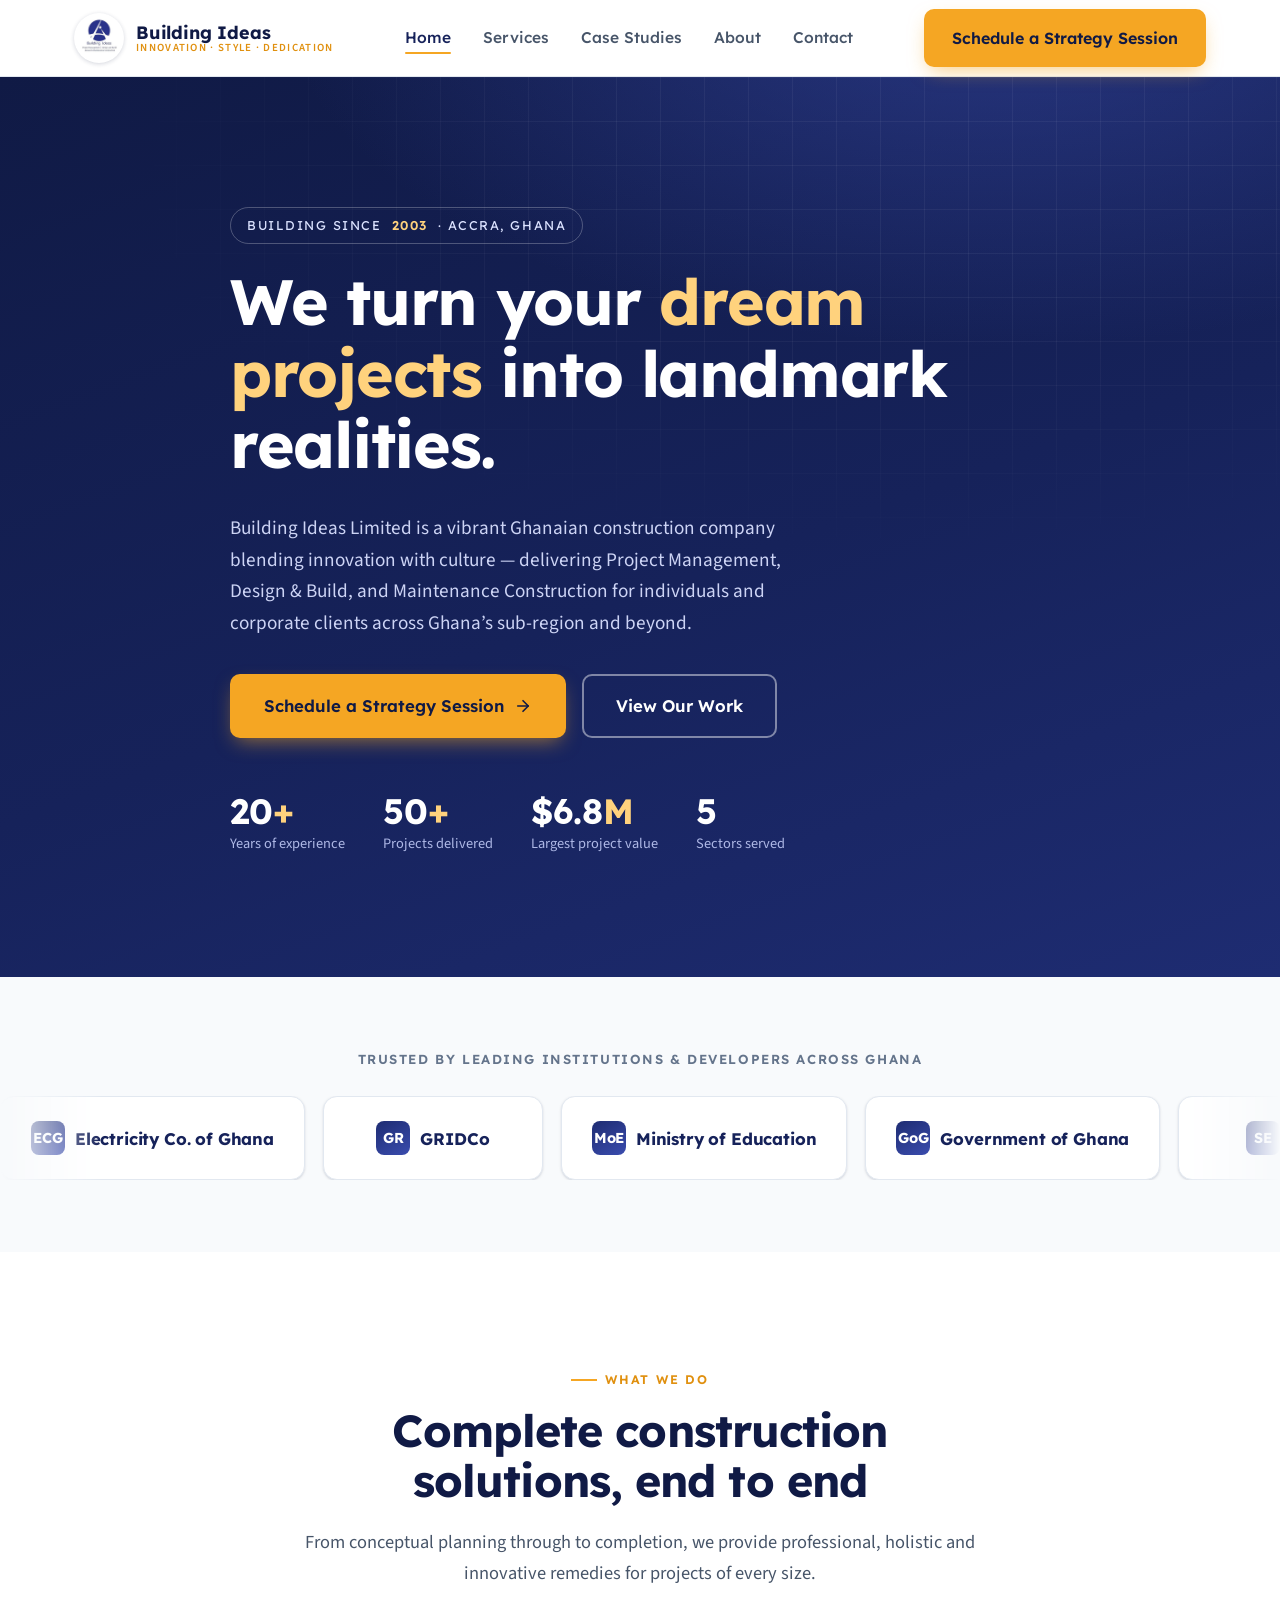
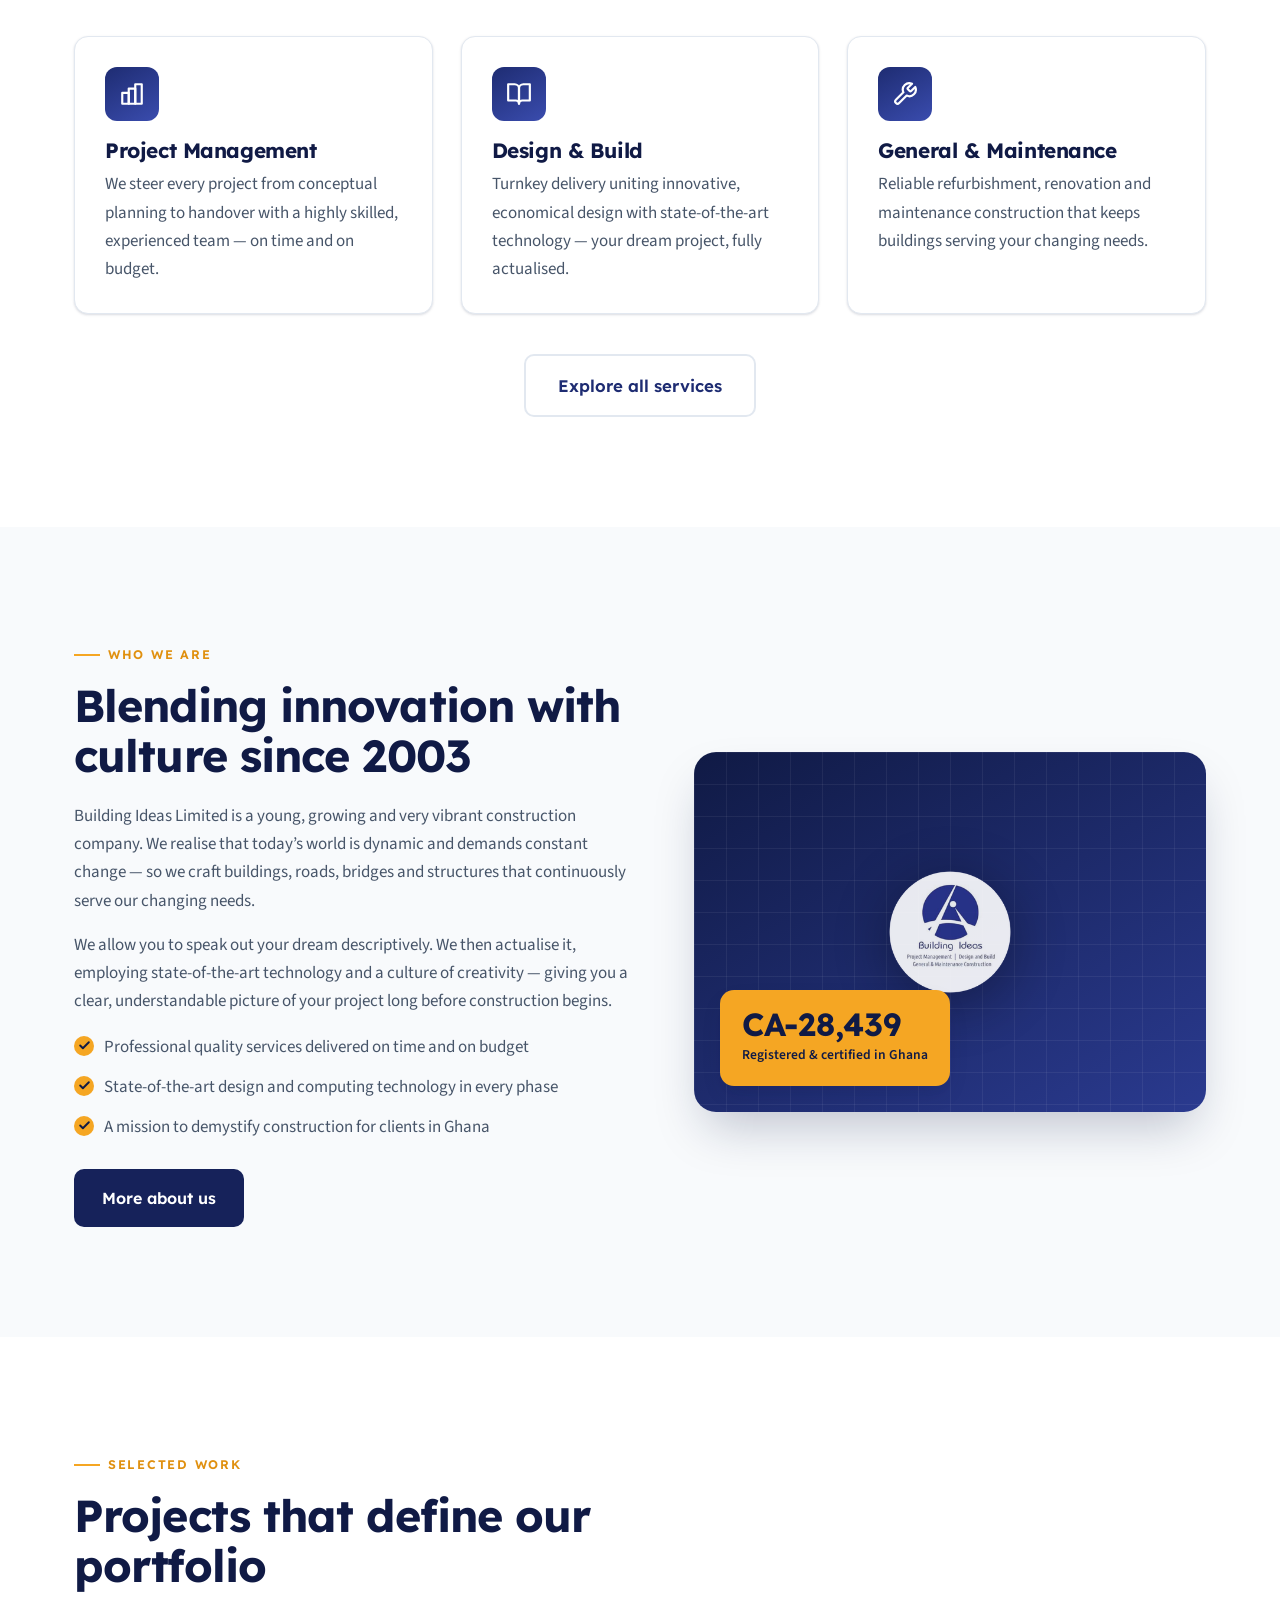
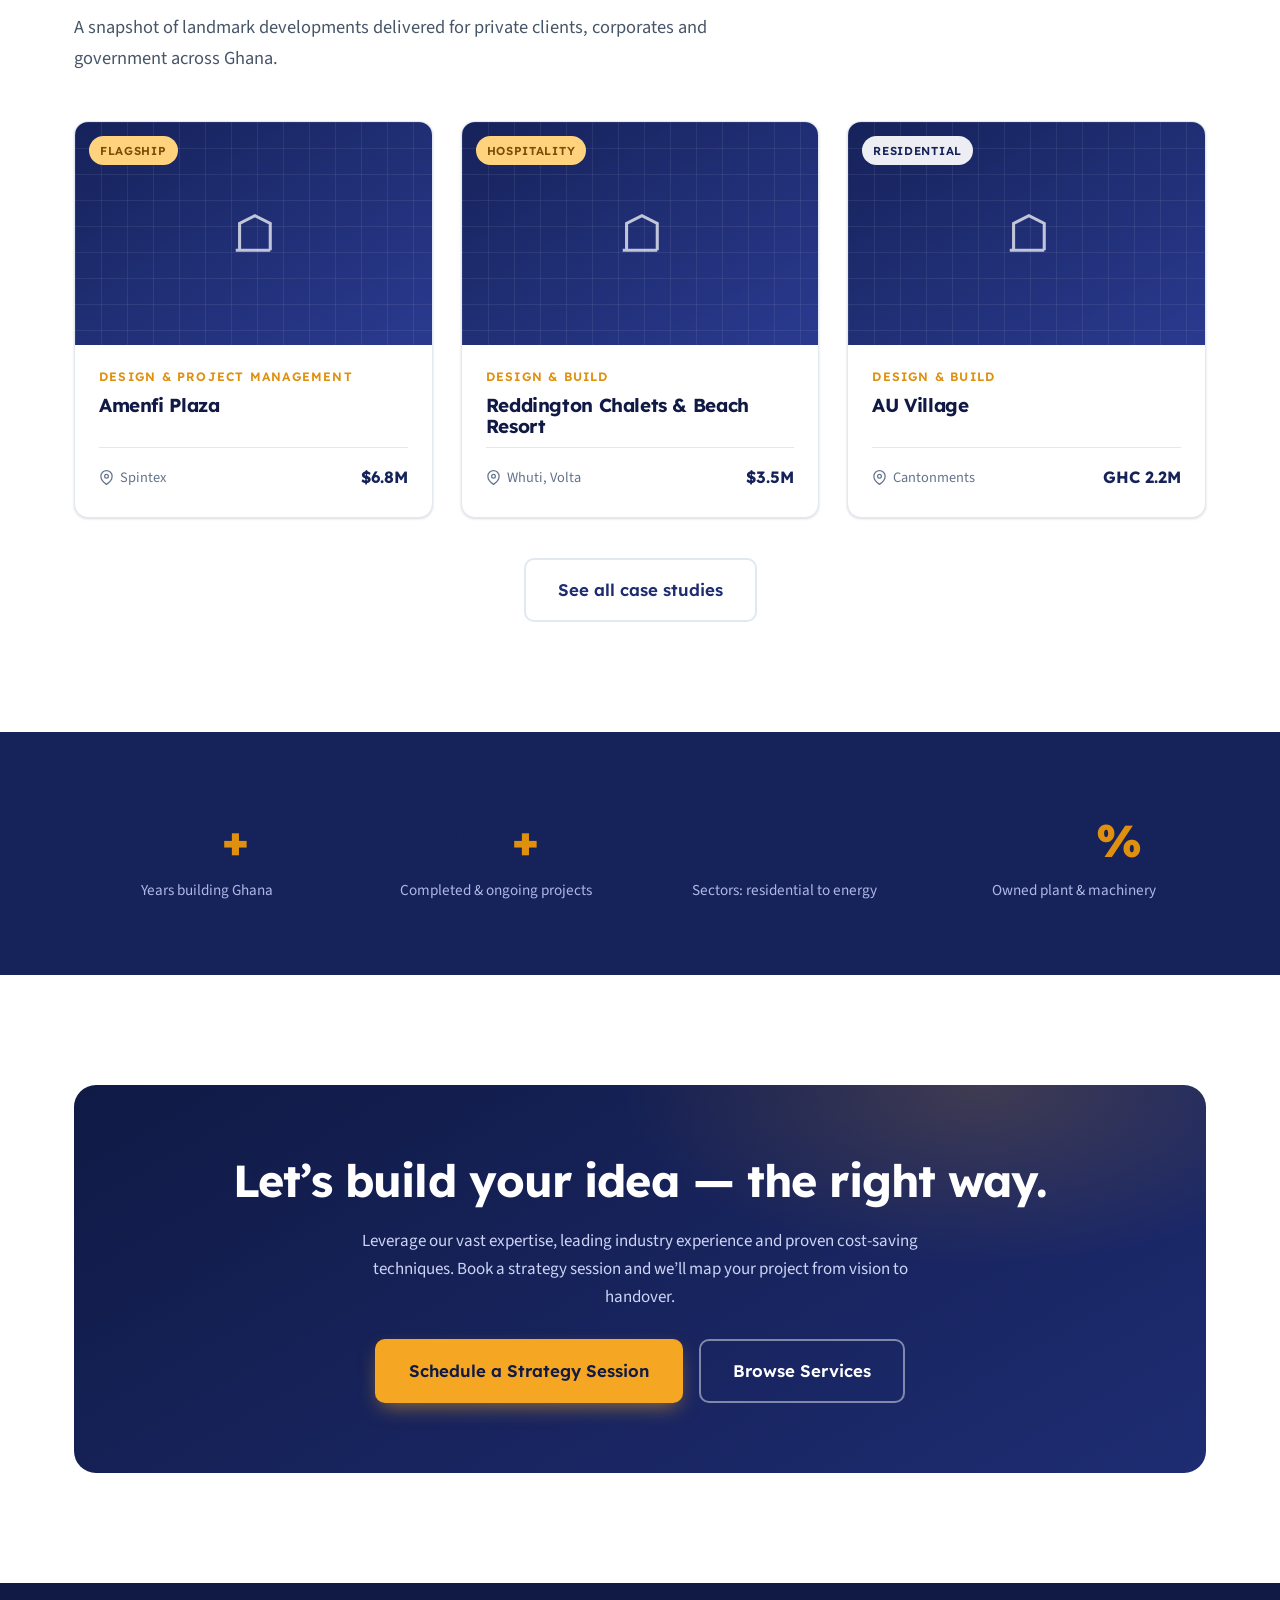
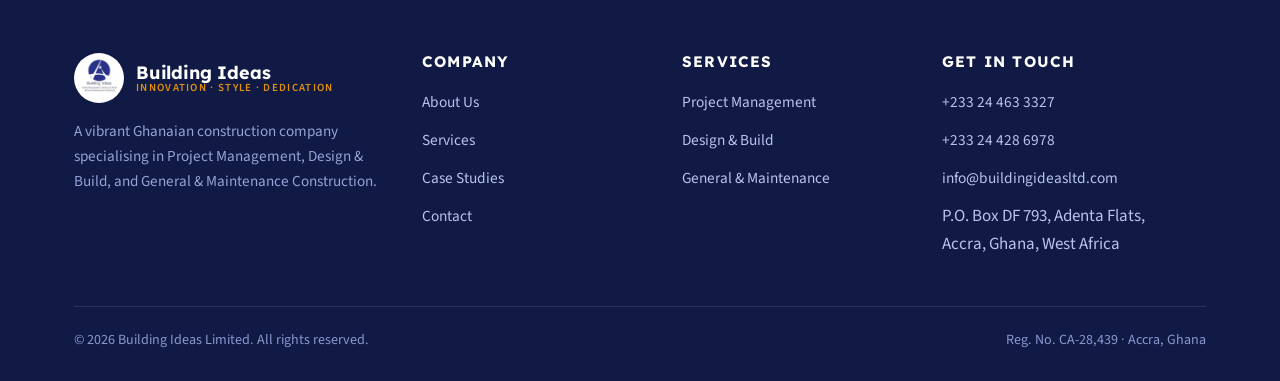
<file: index.html>
<!DOCTYPE html>
<html lang="en">
<head>
  <meta charset="UTF-8" />
  <meta name="viewport" content="width=device-width, initial-scale=1.0" />
  <title>Building Ideas Limited — Project Management, Design &amp; Build, Construction in Ghana</title>
  <meta name="description" content="Building Ideas Limited is a Ghana-based construction company specialising in Project Management, Design &amp; Build, and General &amp; Maintenance Construction. Innovation, Style, Dedication since 2003." />
  <link rel="icon" type="image/svg+xml" href="assets/favicon.svg" />
  <link rel="stylesheet" href="css/styles.css" />
</head>
<body>

  <!-- ============ HEADER ============ -->
  <header class="site-header">
    <div class="container nav">
      <a class="brand" href="index.html" aria-label="Building Ideas Limited home">
        <img src="assets/logo-photo-220.png" alt="Building Ideas Limited" />
        <span class="brand-text">
          <span class="brand-name">Building Ideas</span>
          <span class="brand-tag">Innovation · Style · Dedication</span>
        </span>
      </a>
      <nav aria-label="Primary">
        <ul class="nav-links" id="nav-links">
          <li><a href="index.html" class="active">Home</a></li>
          <li><a href="services.html">Services</a></li>
          <li><a href="projects.html">Case Studies</a></li>
          <li><a href="about.html">About</a></li>
          <li><a href="contact.html">Contact</a></li>
          <li class="mobile-cta"><a class="btn btn--primary" href="contact.html">Schedule a Strategy Session</a></li>
        </ul>
      </nav>
      <div class="nav-cta">
        <a class="btn btn--primary" href="contact.html">Schedule a Strategy Session</a>
        <button class="nav-toggle" id="nav-toggle" aria-label="Toggle menu" aria-expanded="false" aria-controls="nav-links">
          <span></span><span></span><span></span>
        </button>
      </div>
    </div>
  </header>

  <!-- ============ HERO ============ -->
  <section class="hero">
    <div class="container hero-inner">
      <span class="hero-tag">Building since <b>2003</b> · Accra, Ghana</span>
      <h1>We turn your <span class="accent">dream projects</span> into landmark realities.</h1>
      <p class="lead">Building Ideas Limited is a vibrant Ghanaian construction company blending innovation with culture — delivering Project Management, Design &amp; Build, and Maintenance Construction for individuals and corporate clients across Ghana&rsquo;s sub-region and beyond.</p>
      <div class="hero-actions">
        <a class="btn btn--primary btn--lg" href="contact.html">
          Schedule a Strategy Session
          <svg viewBox="0 0 24 24" fill="none" stroke="currentColor" stroke-width="2.2" stroke-linecap="round" stroke-linejoin="round"><line x1="5" y1="12" x2="19" y2="12"/><polyline points="12 5 19 12 12 19"/></svg>
        </a>
        <a class="btn btn--ghost btn--lg" href="projects.html">View Our Work</a>
      </div>
      <div class="hero-stats">
        <div class="stat"><strong>20<em>+</em></strong><span>Years of experience</span></div>
        <div class="stat"><strong>50<em>+</em></strong><span>Projects delivered</span></div>
        <div class="stat"><strong>$6.8<em>M</em></strong><span>Largest project value</span></div>
        <div class="stat"><strong>5</strong><span>Sectors served</span></div>
      </div>
    </div>
  </section>

  <!-- ============ FEATURED CLIENTS ============ -->
  <section class="section--tight section--paper">
    <div class="container">
      <p class="text-center" style="font-family:var(--font-head);font-weight:600;letter-spacing:.12em;text-transform:uppercase;color:var(--muted);font-size:.82rem;margin-bottom:26px;">Trusted by leading institutions &amp; developers across Ghana</p>
    </div>
    <div class="marquee" aria-label="Featured clients">
      <div class="marquee-track">
        <div class="client-logo"><span class="mark">ECG</span> Electricity Co. of Ghana</div>
        <div class="client-logo"><span class="mark">GR</span> GRIDCo</div>
        <div class="client-logo"><span class="mark">MoE</span> Ministry of Education</div>
        <div class="client-logo"><span class="mark">GoG</span> Government of Ghana</div>
        <div class="client-logo"><span class="mark">SE</span> SEIP</div>
        <div class="client-logo"><span class="mark">SI</span> Sound Investment Ltd</div>
        <div class="client-logo"><span class="mark">HP</span> Hills Pharmacy</div>
        <div class="client-logo"><span class="mark">GC</span> Ghana Club</div>
        <div class="client-logo"><span class="mark">GA</span> Grace Academy</div>
        <div class="client-logo"><span class="mark">RC</span> Rotary Club, Accra North</div>
      </div>
    </div>
  </section>

  <!-- ============ SERVICES ============ -->
  <section class="section">
    <div class="container">
      <div class="section-head center reveal">
        <span class="eyebrow">What we do</span>
        <h2>Complete construction solutions, end to end</h2>
        <p class="lead">From conceptual planning through to completion, we provide professional, holistic and innovative remedies for projects of every size.</p>
      </div>
      <div class="grid grid-3">
        <article class="card reveal">
          <div class="icon"><svg viewBox="0 0 24 24" fill="none" stroke="currentColor" stroke-width="2" stroke-linecap="round" stroke-linejoin="round"><path d="M9 11H3v10h6V11z"/><path d="M21 3h-6v18h6V3z"/><path d="M15 7H9v14h6V7z"/></svg></div>
          <h3>Project Management</h3>
          <p>We steer every project from conceptual planning to handover with a highly skilled, experienced team — on time and on budget.</p>
        </article>
        <article class="card reveal">
          <div class="icon"><svg viewBox="0 0 24 24" fill="none" stroke="currentColor" stroke-width="2" stroke-linecap="round" stroke-linejoin="round"><path d="M2 3h6a4 4 0 0 1 4 4v14a3 3 0 0 0-3-3H2z"/><path d="M22 3h-6a4 4 0 0 0-4 4v14a3 3 0 0 1 3-3h7z"/></svg></div>
          <h3>Design &amp; Build</h3>
          <p>Turnkey delivery uniting innovative, economical design with state-of-the-art technology — your dream project, fully actualised.</p>
        </article>
        <article class="card reveal">
          <div class="icon"><svg viewBox="0 0 24 24" fill="none" stroke="currentColor" stroke-width="2" stroke-linecap="round" stroke-linejoin="round"><path d="M14.7 6.3a1 1 0 0 0 0 1.4l1.6 1.6a1 1 0 0 0 1.4 0l3.77-3.77a6 6 0 0 1-7.94 7.94l-6.91 6.91a2.12 2.12 0 0 1-3-3l6.91-6.91a6 6 0 0 1 7.94-7.94l-3.76 3.76z"/></svg></div>
          <h3>General &amp; Maintenance</h3>
          <p>Reliable refurbishment, renovation and maintenance construction that keeps buildings serving your changing needs.</p>
        </article>
      </div>
      <div class="text-center" style="margin-top:40px;">
        <a class="btn btn--outline btn--lg" href="services.html">Explore all services</a>
      </div>
    </div>
  </section>

  <!-- ============ ABOUT SPLIT ============ -->
  <section class="section section--paper">
    <div class="container split">
      <div class="reveal">
        <span class="eyebrow">Who we are</span>
        <h2>Blending innovation with culture since 2003</h2>
        <p>Building Ideas Limited is a young, growing and very vibrant construction company. We realise that today&rsquo;s world is dynamic and demands constant change — so we craft buildings, roads, bridges and structures that continuously serve our changing needs.</p>
        <p>We allow you to speak out your dream descriptively. We then actualise it, employing state-of-the-art technology and a culture of creativity — giving you a clear, understandable picture of your project long before construction begins.</p>
        <ul class="feature-list">
          <li>Professional quality services delivered on time and on budget</li>
          <li>State-of-the-art design and computing technology in every phase</li>
          <li>A mission to demystify construction for clients in Ghana</li>
        </ul>
        <div style="margin-top:28px;"><a class="btn btn--navy" href="about.html">More about us</a></div>
      </div>
      <div class="media-card reveal">
        <div class="media-watermark"><img src="assets/logo-photo-220.png" alt="" aria-hidden="true" /></div>
        <div class="badge"><strong>CA-28,439</strong><span>Registered &amp; certified in Ghana</span></div>
      </div>
    </div>
  </section>

  <!-- ============ FEATURED PROJECTS ============ -->
  <section class="section">
    <div class="container">
      <div class="section-head reveal">
        <span class="eyebrow">Selected work</span>
        <h2>Projects that define our portfolio</h2>
        <p class="lead">A snapshot of landmark developments delivered for private clients, corporates and government across Ghana.</p>
      </div>
      <div class="grid grid-3">
        <article class="proj-card reveal">
          <div class="proj-thumb"><span class="proj-status ongoing">Flagship</span><span class="pin"><svg viewBox="0 0 24 24" fill="none" stroke="currentColor" stroke-width="1.6"><path d="M3 21h18M5 21V7l8-4 8 4v14M9 9h.01M9 13h.01M9 17h.01M15 9h.01M15 13h.01M15 17h.01"/></svg></span></div>
          <div class="proj-body">
            <span class="proj-cat">Design &amp; Project Management</span>
            <h3>Amenfi Plaza</h3>
            <div class="proj-meta"><span class="loc"><svg viewBox="0 0 24 24" fill="none" stroke="currentColor" stroke-width="2"><path d="M21 10c0 7-9 13-9 13s-9-6-9-13a9 9 0 0 1 18 0z"/><circle cx="12" cy="10" r="3"/></svg>Spintex</span><span class="val">$6.8M</span></div>
          </div>
        </article>
        <article class="proj-card reveal">
          <div class="proj-thumb"><span class="proj-status ongoing">Hospitality</span><span class="pin"><svg viewBox="0 0 24 24" fill="none" stroke="currentColor" stroke-width="1.6"><path d="M3 21h18M5 21V7l8-4 8 4v14"/></svg></span></div>
          <div class="proj-body">
            <span class="proj-cat">Design &amp; Build</span>
            <h3>Reddington Chalets &amp; Beach Resort</h3>
            <div class="proj-meta"><span class="loc"><svg viewBox="0 0 24 24" fill="none" stroke="currentColor" stroke-width="2"><path d="M21 10c0 7-9 13-9 13s-9-6-9-13a9 9 0 0 1 18 0z"/><circle cx="12" cy="10" r="3"/></svg>Whuti, Volta</span><span class="val">$3.5M</span></div>
          </div>
        </article>
        <article class="proj-card reveal">
          <div class="proj-thumb"><span class="proj-status">Residential</span><span class="pin"><svg viewBox="0 0 24 24" fill="none" stroke="currentColor" stroke-width="1.6"><path d="M3 21h18M5 21V7l8-4 8 4v14"/></svg></span></div>
          <div class="proj-body">
            <span class="proj-cat">Design &amp; Build</span>
            <h3>AU Village</h3>
            <div class="proj-meta"><span class="loc"><svg viewBox="0 0 24 24" fill="none" stroke="currentColor" stroke-width="2"><path d="M21 10c0 7-9 13-9 13s-9-6-9-13a9 9 0 0 1 18 0z"/><circle cx="12" cy="10" r="3"/></svg>Cantonments</span><span class="val">GHC 2.2M</span></div>
          </div>
        </article>
      </div>
      <div class="text-center" style="margin-top:40px;">
        <a class="btn btn--outline btn--lg" href="projects.html">See all case studies</a>
      </div>
    </div>
  </section>

  <!-- ============ STAT BAND ============ -->
  <section class="section--tight section--navy">
    <div class="container">
      <div class="statband">
        <div class="reveal"><div class="num">20<em>+</em></div><div class="lbl" style="color:#aeb8e6;">Years building Ghana</div></div>
        <div class="reveal"><div class="num">50<em>+</em></div><div class="lbl" style="color:#aeb8e6;">Completed &amp; ongoing projects</div></div>
        <div class="reveal"><div class="num">5</div><div class="lbl" style="color:#aeb8e6;">Sectors: residential to energy</div></div>
        <div class="reveal"><div class="num">100<em>%</em></div><div class="lbl" style="color:#aeb8e6;">Owned plant &amp; machinery</div></div>
      </div>
    </div>
  </section>

  <!-- ============ CTA ============ -->
  <section class="section">
    <div class="container">
      <div class="cta-band reveal">
        <h2>Let&rsquo;s build your idea — the right way.</h2>
        <p>Leverage our vast expertise, leading industry experience and proven cost-saving techniques. Book a strategy session and we&rsquo;ll map your project from vision to handover.</p>
        <div class="cta-actions">
          <a class="btn btn--primary btn--lg" href="contact.html">Schedule a Strategy Session</a>
          <a class="btn btn--ghost btn--lg" href="services.html">Browse Services</a>
        </div>
      </div>
    </div>
  </section>

  <!-- ============ FOOTER ============ -->
  <footer class="site-footer">
    <div class="container">
      <div class="footer-grid">
        <div>
          <a class="brand" href="index.html" style="margin-bottom:16px;">
            <img src="assets/logo-photo-220.png" alt="" width="44" height="44" />
            <span class="brand-text"><span class="brand-name">Building Ideas</span><span class="brand-tag">Innovation · Style · Dedication</span></span>
          </a>
          <p>A vibrant Ghanaian construction company specialising in Project Management, Design &amp; Build, and General &amp; Maintenance Construction.</p>
        </div>
        <div>
          <h4>Company</h4>
          <ul>
            <li><a href="about.html">About Us</a></li>
            <li><a href="services.html">Services</a></li>
            <li><a href="projects.html">Case Studies</a></li>
            <li><a href="contact.html">Contact</a></li>
          </ul>
        </div>
        <div>
          <h4>Services</h4>
          <ul>
            <li><a href="services.html">Project Management</a></li>
            <li><a href="services.html">Design &amp; Build</a></li>
            <li><a href="services.html">General &amp; Maintenance</a></li>
          </ul>
        </div>
        <div>
          <h4>Get in touch</h4>
          <ul>
            <li><a href="tel:+233244633327">+233 24 463 3327</a></li>
            <li><a href="tel:+233244286978">+233 24 428 6978</a></li>
            <li><a href="mailto:info@buildingideasltd.com">info@buildingideasltd.com</a></li>
            <li>P.O. Box DF 793, Adenta Flats,<br/>Accra, Ghana, West Africa</li>
          </ul>
        </div>
      </div>
      <div class="footer-bottom">
        <span>&copy; <span id="year">2024</span> Building Ideas Limited. All rights reserved.</span>
        <span>Reg. No. CA-28,439 · Accra, Ghana</span>
      </div>
    </div>
  </footer>

  <script src="js/main.js"></script>
</body>
</html>
</file>
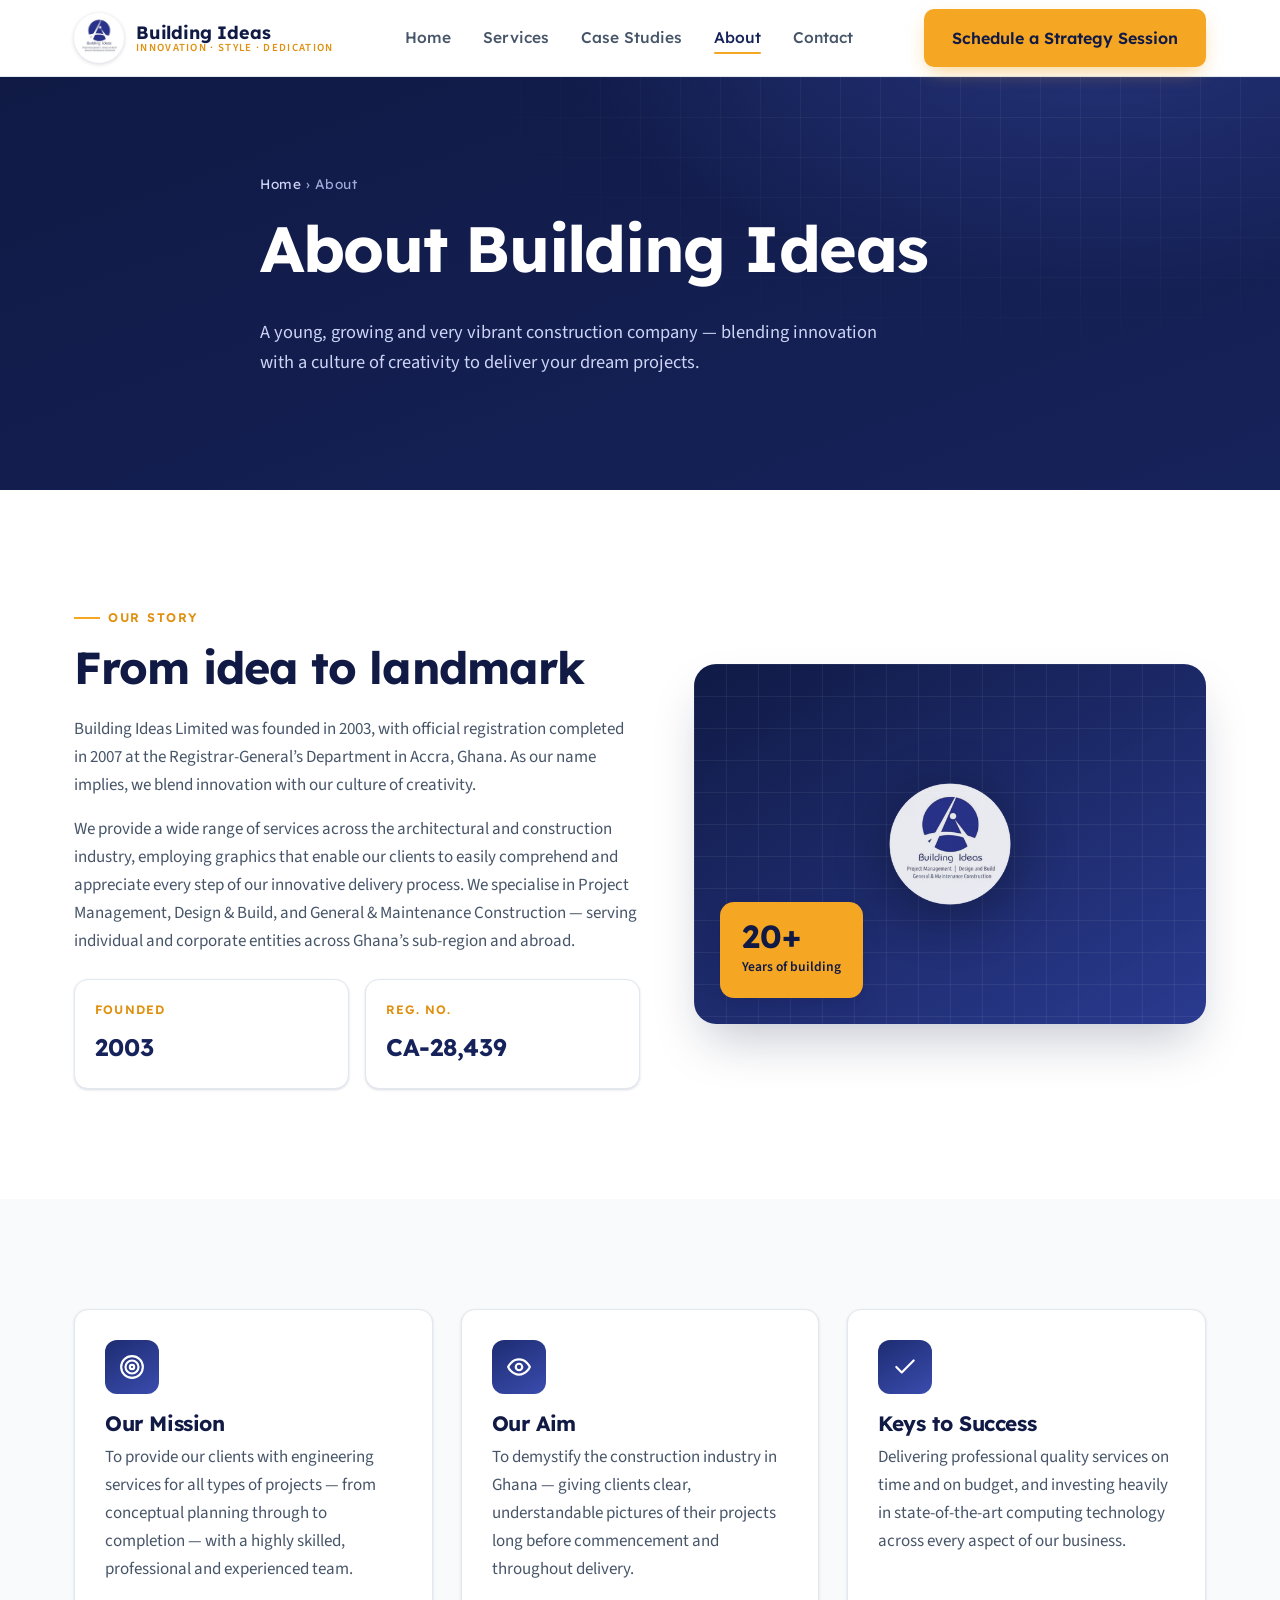
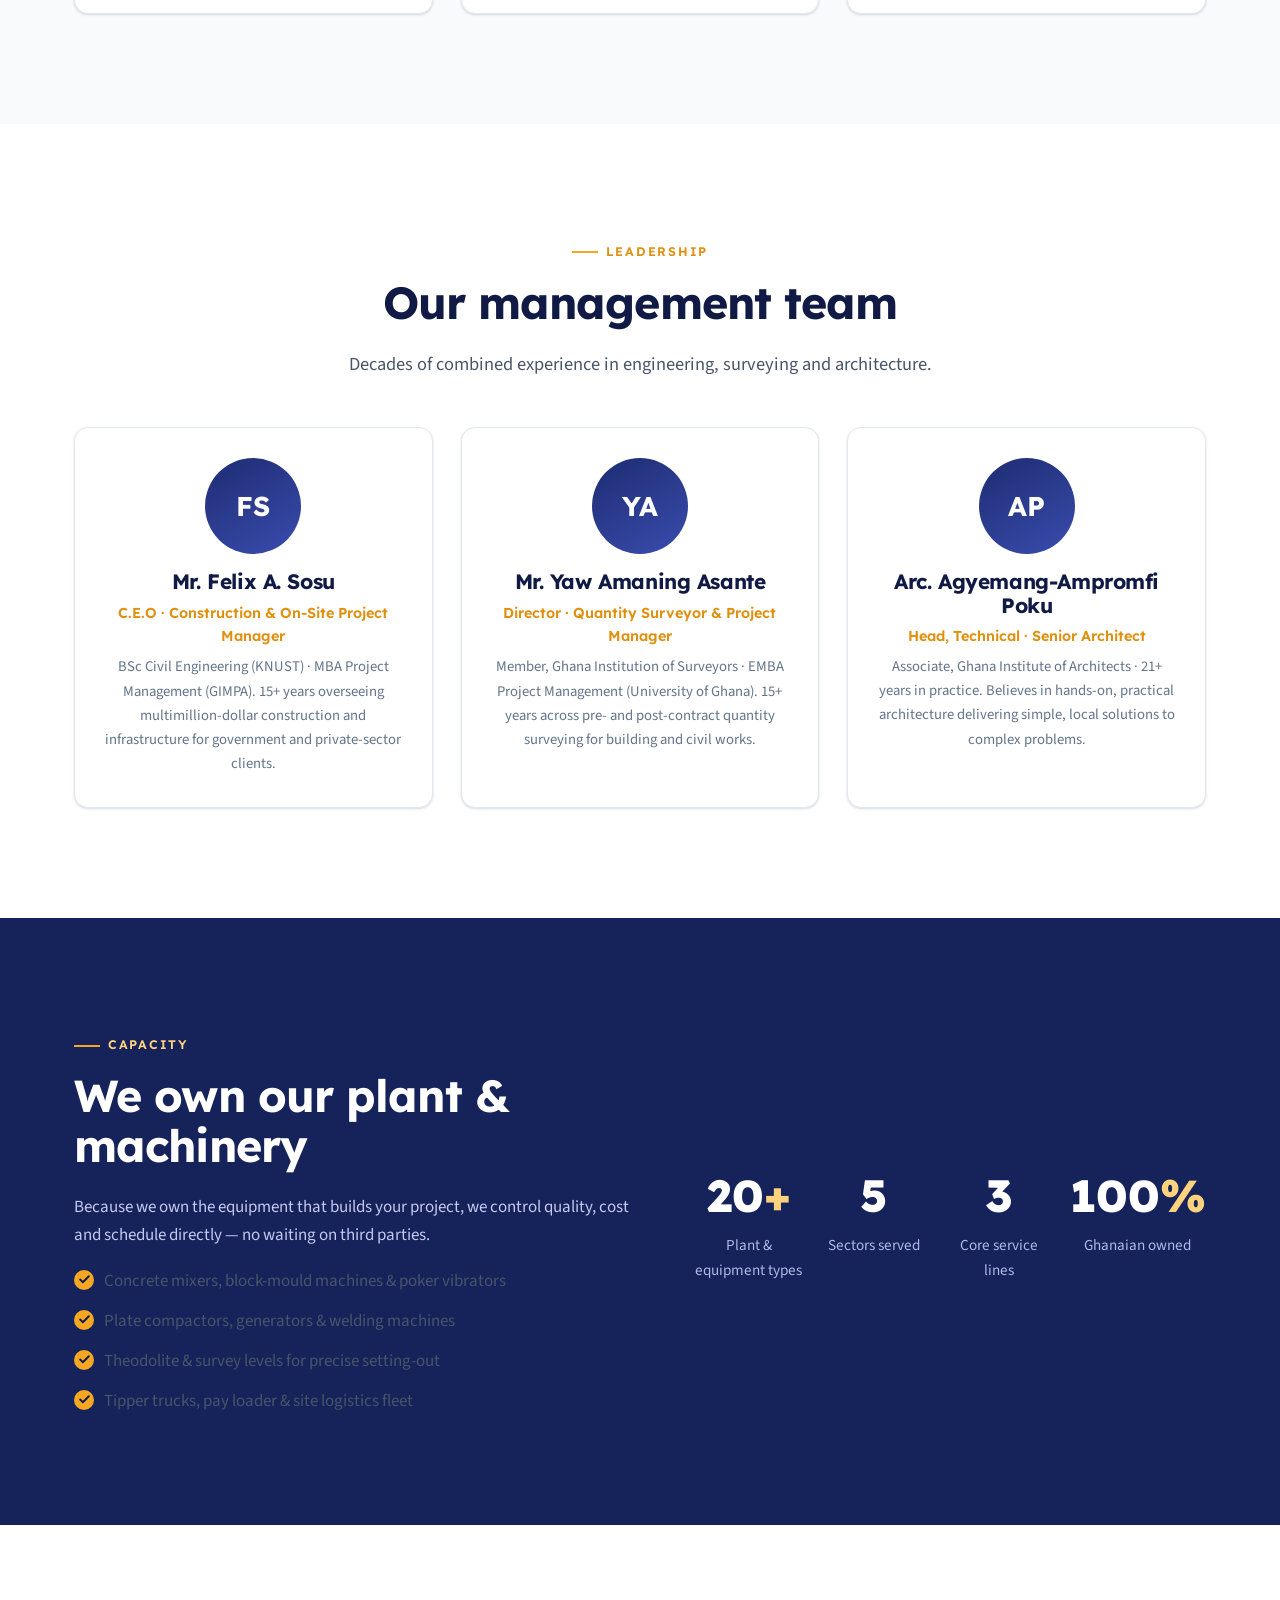
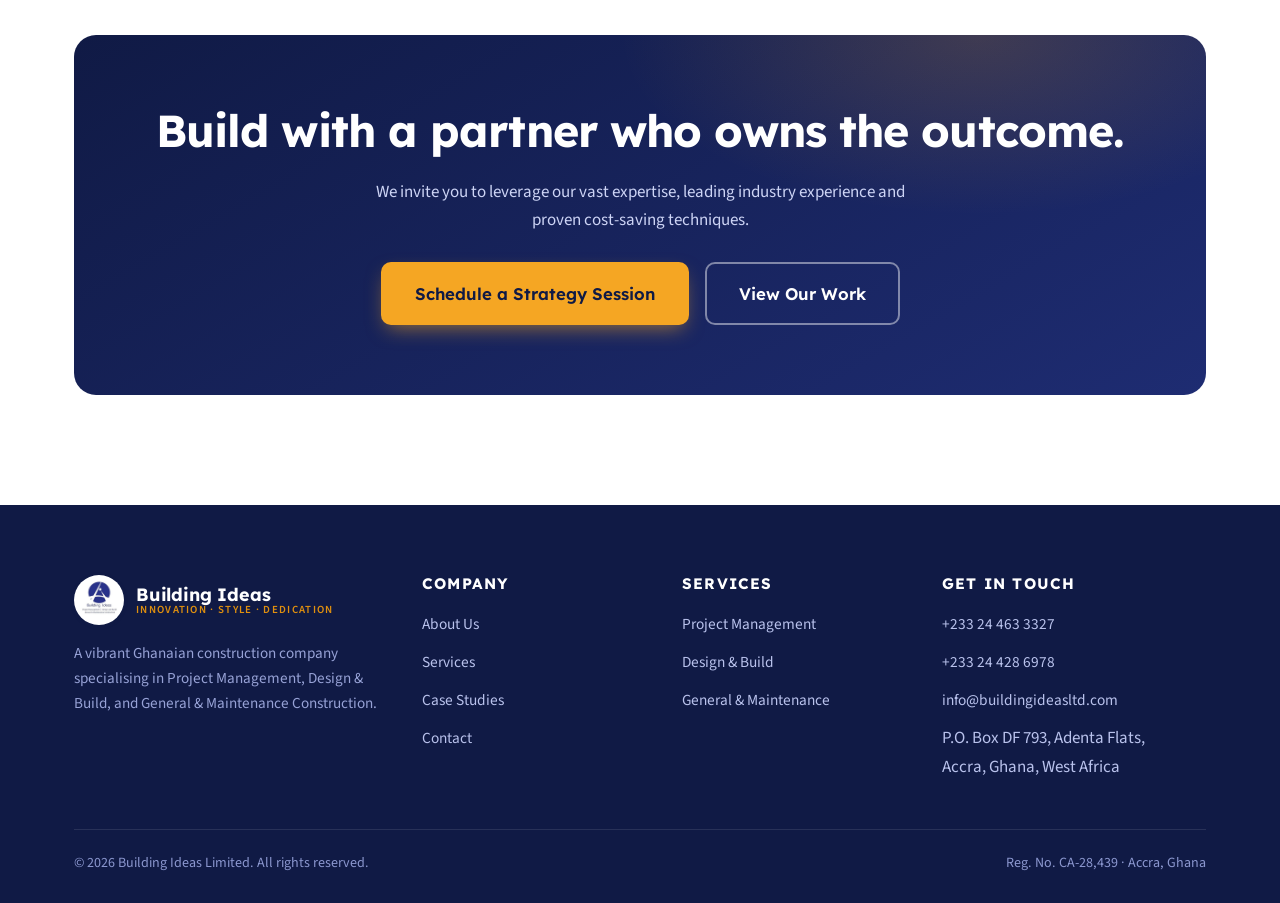
<file: about.html>
<!DOCTYPE html>
<html lang="en">
<head>
  <meta charset="UTF-8" />
  <meta name="viewport" content="width=device-width, initial-scale=1.0" />
  <title>About — Building Ideas Limited</title>
  <meta name="description" content="Founded in 2003 and registered in Ghana, Building Ideas Limited blends innovation with culture. Meet our mission, values and management team." />
  <link rel="icon" type="image/svg+xml" href="assets/favicon.svg" />
  <link rel="stylesheet" href="css/styles.css" />
</head>
<body>

  <header class="site-header">
    <div class="container nav">
      <a class="brand" href="index.html" aria-label="Building Ideas Limited home">
        <img src="assets/logo-photo-220.png" alt="Building Ideas Limited" />
        <span class="brand-text"><span class="brand-name">Building Ideas</span><span class="brand-tag">Innovation · Style · Dedication</span></span>
      </a>
      <nav aria-label="Primary">
        <ul class="nav-links" id="nav-links">
          <li><a href="index.html">Home</a></li>
          <li><a href="services.html">Services</a></li>
          <li><a href="projects.html">Case Studies</a></li>
          <li><a href="about.html" class="active">About</a></li>
          <li><a href="contact.html">Contact</a></li>
          <li class="mobile-cta"><a class="btn btn--primary" href="contact.html">Schedule a Strategy Session</a></li>
        </ul>
      </nav>
      <div class="nav-cta">
        <a class="btn btn--primary" href="contact.html">Schedule a Strategy Session</a>
        <button class="nav-toggle" id="nav-toggle" aria-label="Toggle menu" aria-expanded="false" aria-controls="nav-links"><span></span><span></span><span></span></button>
      </div>
    </div>
  </header>

  <section class="page-hero">
    <div class="container page-hero-inner">
      <div class="crumbs"><a href="index.html">Home</a> &rsaquo; About</div>
      <h1>About Building Ideas</h1>
      <p>A young, growing and very vibrant construction company — blending innovation with a culture of creativity to deliver your dream projects.</p>
    </div>
  </section>

  <!-- Story -->
  <section class="section">
    <div class="container split">
      <div class="reveal">
        <span class="eyebrow">Our story</span>
        <h2>From idea to landmark</h2>
        <p>Building Ideas Limited was founded in 2003, with official registration completed in 2007 at the Registrar-General&rsquo;s Department in Accra, Ghana. As our name implies, we blend innovation with our culture of creativity.</p>
        <p>We provide a wide range of services across the architectural and construction industry, employing graphics that enable our clients to easily comprehend and appreciate every step of our innovative delivery process. We specialise in Project Management, Design &amp; Build, and General &amp; Maintenance Construction — serving individual and corporate entities across Ghana&rsquo;s sub-region and abroad.</p>
        <div class="grid grid-2" style="margin-top:24px;gap:16px;">
          <div class="card" style="padding:20px;"><div class="proj-cat">Founded</div><strong style="font-family:var(--font-head);font-size:1.5rem;color:var(--navy-800);">2003</strong></div>
          <div class="card" style="padding:20px;"><div class="proj-cat">Reg. No.</div><strong style="font-family:var(--font-head);font-size:1.5rem;color:var(--navy-800);">CA-28,439</strong></div>
        </div>
      </div>
      <div class="media-card reveal">
        <div class="media-watermark"><img src="assets/logo-photo-220.png" alt="" aria-hidden="true" /></div>
        <div class="badge"><strong>20+</strong><span>Years of building</span></div>
      </div>
    </div>
  </section>

  <!-- Mission / Aims -->
  <section class="section section--paper">
    <div class="container">
      <div class="grid grid-3">
        <div class="card reveal">
          <div class="icon"><svg viewBox="0 0 24 24" fill="none" stroke="currentColor" stroke-width="2" stroke-linecap="round" stroke-linejoin="round"><circle cx="12" cy="12" r="10"/><circle cx="12" cy="12" r="6"/><circle cx="12" cy="12" r="2"/></svg></div>
          <h3>Our Mission</h3>
          <p>To provide our clients with engineering services for all types of projects — from conceptual planning through to completion — with a highly skilled, professional and experienced team.</p>
        </div>
        <div class="card reveal">
          <div class="icon"><svg viewBox="0 0 24 24" fill="none" stroke="currentColor" stroke-width="2" stroke-linecap="round" stroke-linejoin="round"><path d="M2 12s3-7 10-7 10 7 10 7-3 7-10 7-10-7-10-7z"/><circle cx="12" cy="12" r="3"/></svg></div>
          <h3>Our Aim</h3>
          <p>To demystify the construction industry in Ghana — giving clients clear, understandable pictures of their projects long before commencement and throughout delivery.</p>
        </div>
        <div class="card reveal">
          <div class="icon"><svg viewBox="0 0 24 24" fill="none" stroke="currentColor" stroke-width="2" stroke-linecap="round" stroke-linejoin="round"><polyline points="20 6 9 17 4 12"/></svg></div>
          <h3>Keys to Success</h3>
          <p>Delivering professional quality services on time and on budget, and investing heavily in state-of-the-art computing technology across every aspect of our business.</p>
        </div>
      </div>
    </div>
  </section>

  <!-- Management team -->
  <section class="section">
    <div class="container">
      <div class="section-head center reveal">
        <span class="eyebrow">Leadership</span>
        <h2>Our management team</h2>
        <p class="lead">Decades of combined experience in engineering, surveying and architecture.</p>
      </div>
      <div class="grid grid-3">
        <div class="card team-card reveal">
          <div class="avatar">FS</div>
          <h3>Mr. Felix A. Sosu</h3>
          <div class="role">C.E.O · Construction &amp; On-Site Project Manager</div>
          <p class="creds">BSc Civil Engineering (KNUST) · MBA Project Management (GIMPA). 15+ years overseeing multimillion-dollar construction and infrastructure for government and private-sector clients.</p>
        </div>
        <div class="card team-card reveal">
          <div class="avatar">YA</div>
          <h3>Mr. Yaw Amaning Asante</h3>
          <div class="role">Director · Quantity Surveyor &amp; Project Manager</div>
          <p class="creds">Member, Ghana Institution of Surveyors · EMBA Project Management (University of Ghana). 15+ years across pre- and post-contract quantity surveying for building and civil works.</p>
        </div>
        <div class="card team-card reveal">
          <div class="avatar">AP</div>
          <h3>Arc. Agyemang-Ampromfi Poku</h3>
          <div class="role">Head, Technical · Senior Architect</div>
          <p class="creds">Associate, Ghana Institute of Architects · 21+ years in practice. Believes in hands-on, practical architecture delivering simple, local solutions to complex problems.</p>
        </div>
      </div>
    </div>
  </section>

  <!-- Capacity -->
  <section class="section section--navy">
    <div class="container">
      <div class="split">
        <div class="reveal">
          <span class="eyebrow">Capacity</span>
          <h2>We own our plant &amp; machinery</h2>
          <p>Because we own the equipment that builds your project, we control quality, cost and schedule directly &mdash; no waiting on third parties.</p>
          <ul class="feature-list">
            <li>Concrete mixers, block-mould machines &amp; poker vibrators</li>
            <li>Plate compactors, generators &amp; welding machines</li>
            <li>Theodolite &amp; survey levels for precise setting-out</li>
            <li>Tipper trucks, pay loader &amp; site logistics fleet</li>
          </ul>
        </div>
        <div class="statband reveal" style="align-content:center;gap:30px 16px;">
          <div><div class="num" style="color:#fff;">20<em style="color:var(--amber-300);">+</em></div><div class="lbl" style="color:#aeb8e6;">Plant &amp; equipment types</div></div>
          <div><div class="num" style="color:#fff;">5</div><div class="lbl" style="color:#aeb8e6;">Sectors served</div></div>
          <div><div class="num" style="color:#fff;">3</div><div class="lbl" style="color:#aeb8e6;">Core service lines</div></div>
          <div><div class="num" style="color:#fff;">100<em style="color:var(--amber-300);">%</em></div><div class="lbl" style="color:#aeb8e6;">Ghanaian owned</div></div>
        </div>
      </div>
    </div>
  </section>

  <section class="section">
    <div class="container">
      <div class="cta-band reveal">
        <h2>Build with a partner who owns the outcome.</h2>
        <p>We invite you to leverage our vast expertise, leading industry experience and proven cost-saving techniques.</p>
        <div class="cta-actions"><a class="btn btn--primary btn--lg" href="contact.html">Schedule a Strategy Session</a><a class="btn btn--ghost btn--lg" href="projects.html">View Our Work</a></div>
      </div>
    </div>
  </section>

  <footer class="site-footer">
    <div class="container">
      <div class="footer-grid">
        <div>
          <a class="brand" href="index.html" style="margin-bottom:16px;"><img src="assets/logo-photo-220.png" alt="" width="44" height="44" /><span class="brand-text"><span class="brand-name">Building Ideas</span><span class="brand-tag">Innovation · Style · Dedication</span></span></a>
          <p>A vibrant Ghanaian construction company specialising in Project Management, Design &amp; Build, and General &amp; Maintenance Construction.</p>
        </div>
        <div><h4>Company</h4><ul><li><a href="about.html">About Us</a></li><li><a href="services.html">Services</a></li><li><a href="projects.html">Case Studies</a></li><li><a href="contact.html">Contact</a></li></ul></div>
        <div><h4>Services</h4><ul><li><a href="services.html">Project Management</a></li><li><a href="services.html">Design &amp; Build</a></li><li><a href="services.html">General &amp; Maintenance</a></li></ul></div>
        <div><h4>Get in touch</h4><ul><li><a href="tel:+233244633327">+233 24 463 3327</a></li><li><a href="tel:+233244286978">+233 24 428 6978</a></li><li><a href="mailto:info@buildingideasltd.com">info@buildingideasltd.com</a></li><li>P.O. Box DF 793, Adenta Flats,<br/>Accra, Ghana, West Africa</li></ul></div>
      </div>
      <div class="footer-bottom"><span>&copy; <span id="year">2024</span> Building Ideas Limited. All rights reserved.</span><span>Reg. No. CA-28,439 · Accra, Ghana</span></div>
    </div>
  </footer>

  <script src="js/main.js"></script>
</body>
</html>
</file>
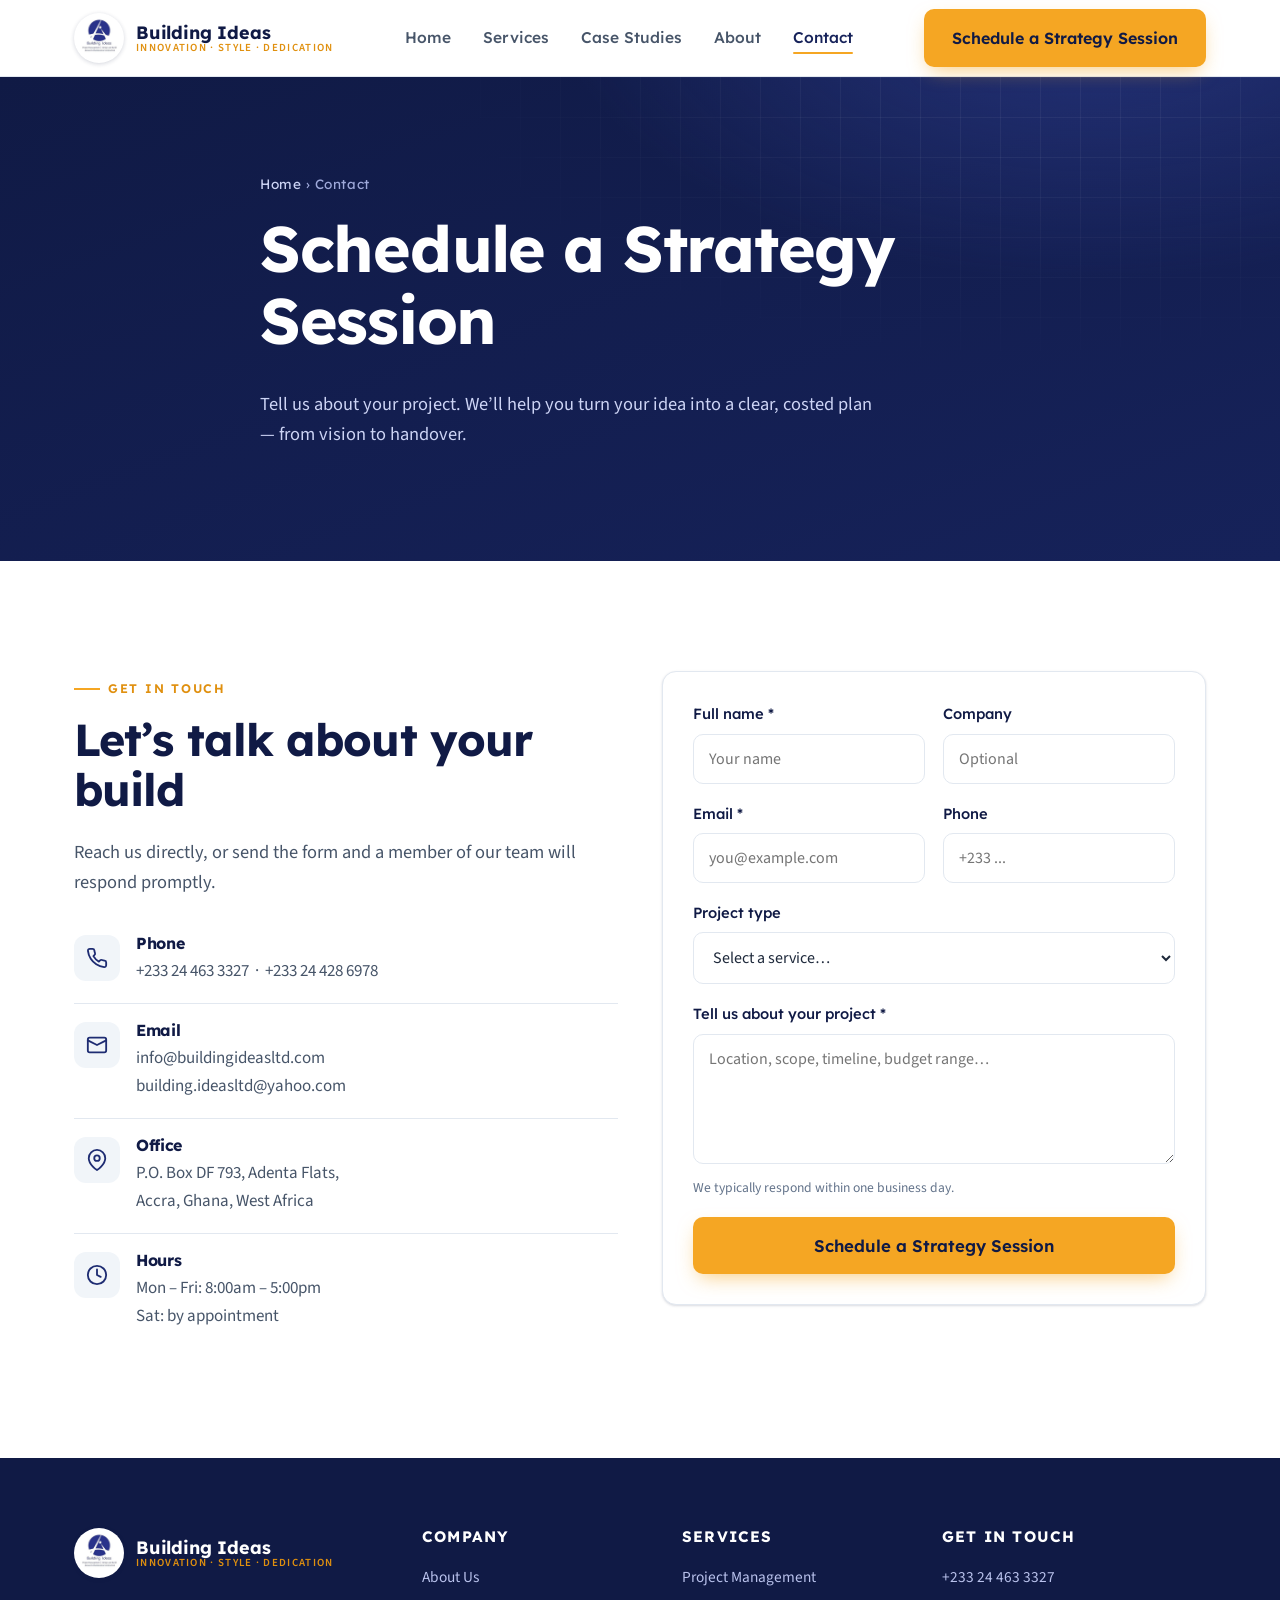
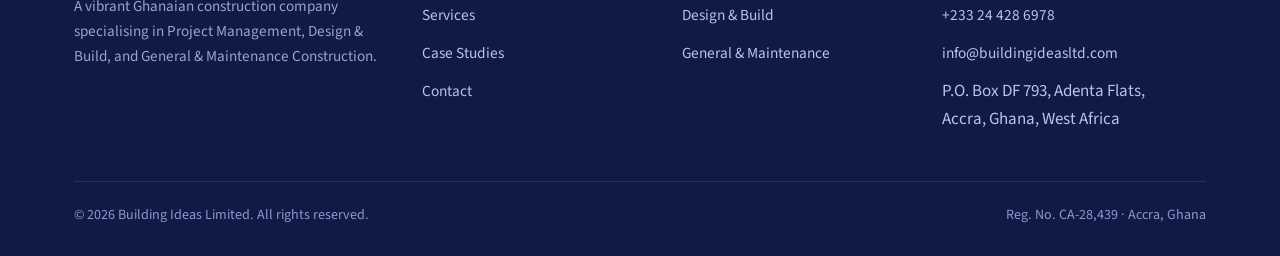
<file: contact.html>
<!DOCTYPE html>
<html lang="en">
<head>
  <meta charset="UTF-8" />
  <meta name="viewport" content="width=device-width, initial-scale=1.0" />
  <title>Contact — Building Ideas Limited</title>
  <meta name="description" content="Schedule a strategy session with Building Ideas Limited. Call +233 24 463 3327 or email info@buildingideasltd.com. Accra, Ghana." />
  <link rel="icon" type="image/svg+xml" href="assets/favicon.svg" />
  <link rel="stylesheet" href="css/styles.css" />
</head>
<body>

  <header class="site-header">
    <div class="container nav">
      <a class="brand" href="index.html" aria-label="Building Ideas Limited home">
        <img src="assets/logo-photo-220.png" alt="Building Ideas Limited" />
        <span class="brand-text"><span class="brand-name">Building Ideas</span><span class="brand-tag">Innovation · Style · Dedication</span></span>
      </a>
      <nav aria-label="Primary">
        <ul class="nav-links" id="nav-links">
          <li><a href="index.html">Home</a></li>
          <li><a href="services.html">Services</a></li>
          <li><a href="projects.html">Case Studies</a></li>
          <li><a href="about.html">About</a></li>
          <li><a href="contact.html" class="active">Contact</a></li>
          <li class="mobile-cta"><a class="btn btn--primary" href="contact.html">Schedule a Strategy Session</a></li>
        </ul>
      </nav>
      <div class="nav-cta">
        <a class="btn btn--primary" href="contact.html">Schedule a Strategy Session</a>
        <button class="nav-toggle" id="nav-toggle" aria-label="Toggle menu" aria-expanded="false" aria-controls="nav-links"><span></span><span></span><span></span></button>
      </div>
    </div>
  </header>

  <section class="page-hero">
    <div class="container page-hero-inner">
      <div class="crumbs"><a href="index.html">Home</a> &rsaquo; Contact</div>
      <h1>Schedule a Strategy Session</h1>
      <p>Tell us about your project. We&rsquo;ll help you turn your idea into a clear, costed plan — from vision to handover.</p>
    </div>
  </section>

  <section class="section">
    <div class="container contact-grid">
      <!-- Info -->
      <div class="reveal">
        <span class="eyebrow">Get in touch</span>
        <h2>Let&rsquo;s talk about your build</h2>
        <p class="lead">Reach us directly, or send the form and a member of our team will respond promptly.</p>
        <div style="margin-top:20px;">
          <div class="info-item">
            <span class="ico"><svg viewBox="0 0 24 24" fill="none" stroke="currentColor" stroke-width="2" stroke-linecap="round" stroke-linejoin="round"><path d="M22 16.92v3a2 2 0 0 1-2.18 2 19.79 19.79 0 0 1-8.63-3.07 19.5 19.5 0 0 1-6-6 19.79 19.79 0 0 1-3.07-8.67A2 2 0 0 1 4.11 2h3a2 2 0 0 1 2 1.72c.13.96.36 1.9.7 2.81a2 2 0 0 1-.45 2.11L8.09 9.91a16 16 0 0 0 6 6l1.27-1.27a2 2 0 0 1 2.11-.45c.91.34 1.85.57 2.81.7A2 2 0 0 1 22 16.92z"/></svg></span>
            <div><h4>Phone</h4><p><a href="tel:+233244633327">+233 24 463 3327</a> &nbsp;·&nbsp; <a href="tel:+233244286978">+233 24 428 6978</a></p></div>
          </div>
          <div class="info-item">
            <span class="ico"><svg viewBox="0 0 24 24" fill="none" stroke="currentColor" stroke-width="2" stroke-linecap="round" stroke-linejoin="round"><rect x="2" y="4" width="20" height="16" rx="2"/><path d="m22 7-10 5L2 7"/></svg></span>
            <div><h4>Email</h4><p><a href="mailto:info@buildingideasltd.com">info@buildingideasltd.com</a><br/><a href="mailto:building.ideasltd@yahoo.com">building.ideasltd@yahoo.com</a></p></div>
          </div>
          <div class="info-item">
            <span class="ico"><svg viewBox="0 0 24 24" fill="none" stroke="currentColor" stroke-width="2" stroke-linecap="round" stroke-linejoin="round"><path d="M21 10c0 7-9 13-9 13s-9-6-9-13a9 9 0 0 1 18 0z"/><circle cx="12" cy="10" r="3"/></svg></span>
            <div><h4>Office</h4><p>P.O. Box DF 793, Adenta Flats,<br/>Accra, Ghana, West Africa</p></div>
          </div>
          <div class="info-item">
            <span class="ico"><svg viewBox="0 0 24 24" fill="none" stroke="currentColor" stroke-width="2" stroke-linecap="round" stroke-linejoin="round"><circle cx="12" cy="12" r="10"/><polyline points="12 6 12 12 16 14"/></svg></span>
            <div><h4>Hours</h4><p>Mon &ndash; Fri: 8:00am &ndash; 5:00pm<br/>Sat: by appointment</p></div>
          </div>
        </div>
      </div>

      <!-- Form -->
      <div class="reveal">
        <div class="card" style="padding:30px;">
          <div class="form-success" id="form-success">Thank you &mdash; your request has been received. Our team will be in touch shortly.</div>
          <form id="contact-form" novalidate>
            <div class="form-row">
              <div class="field"><label for="name">Full name *</label><input type="text" id="name" name="name" required placeholder="Your name" /></div>
              <div class="field"><label for="company">Company</label><input type="text" id="company" name="company" placeholder="Optional" /></div>
            </div>
            <div class="form-row">
              <div class="field"><label for="email">Email *</label><input type="email" id="email" name="email" required placeholder="you@example.com" /></div>
              <div class="field"><label for="phone">Phone</label><input type="tel" id="phone" name="phone" placeholder="+233 ..." /></div>
            </div>
            <div class="field">
              <label for="service">Project type</label>
              <select id="service" name="service">
                <option value="">Select a service…</option>
                <option>Project Management</option>
                <option>Design &amp; Build (Turnkey)</option>
                <option>General &amp; Maintenance Construction</option>
                <option>Not sure yet</option>
              </select>
            </div>
            <div class="field">
              <label for="message">Tell us about your project *</label>
              <textarea id="message" name="message" required placeholder="Location, scope, timeline, budget range…"></textarea>
              <p class="form-note">We typically respond within one business day.</p>
            </div>
            <button type="submit" class="btn btn--primary btn--lg" style="width:100%;">Schedule a Strategy Session</button>
          </form>
        </div>
      </div>
    </div>
  </section>

  <footer class="site-footer">
    <div class="container">
      <div class="footer-grid">
        <div>
          <a class="brand" href="index.html" style="margin-bottom:16px;"><img src="assets/logo-photo-220.png" alt="" width="44" height="44" /><span class="brand-text"><span class="brand-name">Building Ideas</span><span class="brand-tag">Innovation · Style · Dedication</span></span></a>
          <p>A vibrant Ghanaian construction company specialising in Project Management, Design &amp; Build, and General &amp; Maintenance Construction.</p>
        </div>
        <div><h4>Company</h4><ul><li><a href="about.html">About Us</a></li><li><a href="services.html">Services</a></li><li><a href="projects.html">Case Studies</a></li><li><a href="contact.html">Contact</a></li></ul></div>
        <div><h4>Services</h4><ul><li><a href="services.html">Project Management</a></li><li><a href="services.html">Design &amp; Build</a></li><li><a href="services.html">General &amp; Maintenance</a></li></ul></div>
        <div><h4>Get in touch</h4><ul><li><a href="tel:+233244633327">+233 24 463 3327</a></li><li><a href="tel:+233244286978">+233 24 428 6978</a></li><li><a href="mailto:info@buildingideasltd.com">info@buildingideasltd.com</a></li><li>P.O. Box DF 793, Adenta Flats,<br/>Accra, Ghana, West Africa</li></ul></div>
      </div>
      <div class="footer-bottom"><span>&copy; <span id="year">2024</span> Building Ideas Limited. All rights reserved.</span><span>Reg. No. CA-28,439 · Accra, Ghana</span></div>
    </div>
  </footer>

  <script src="js/main.js"></script>
</body>
</html>
</file>
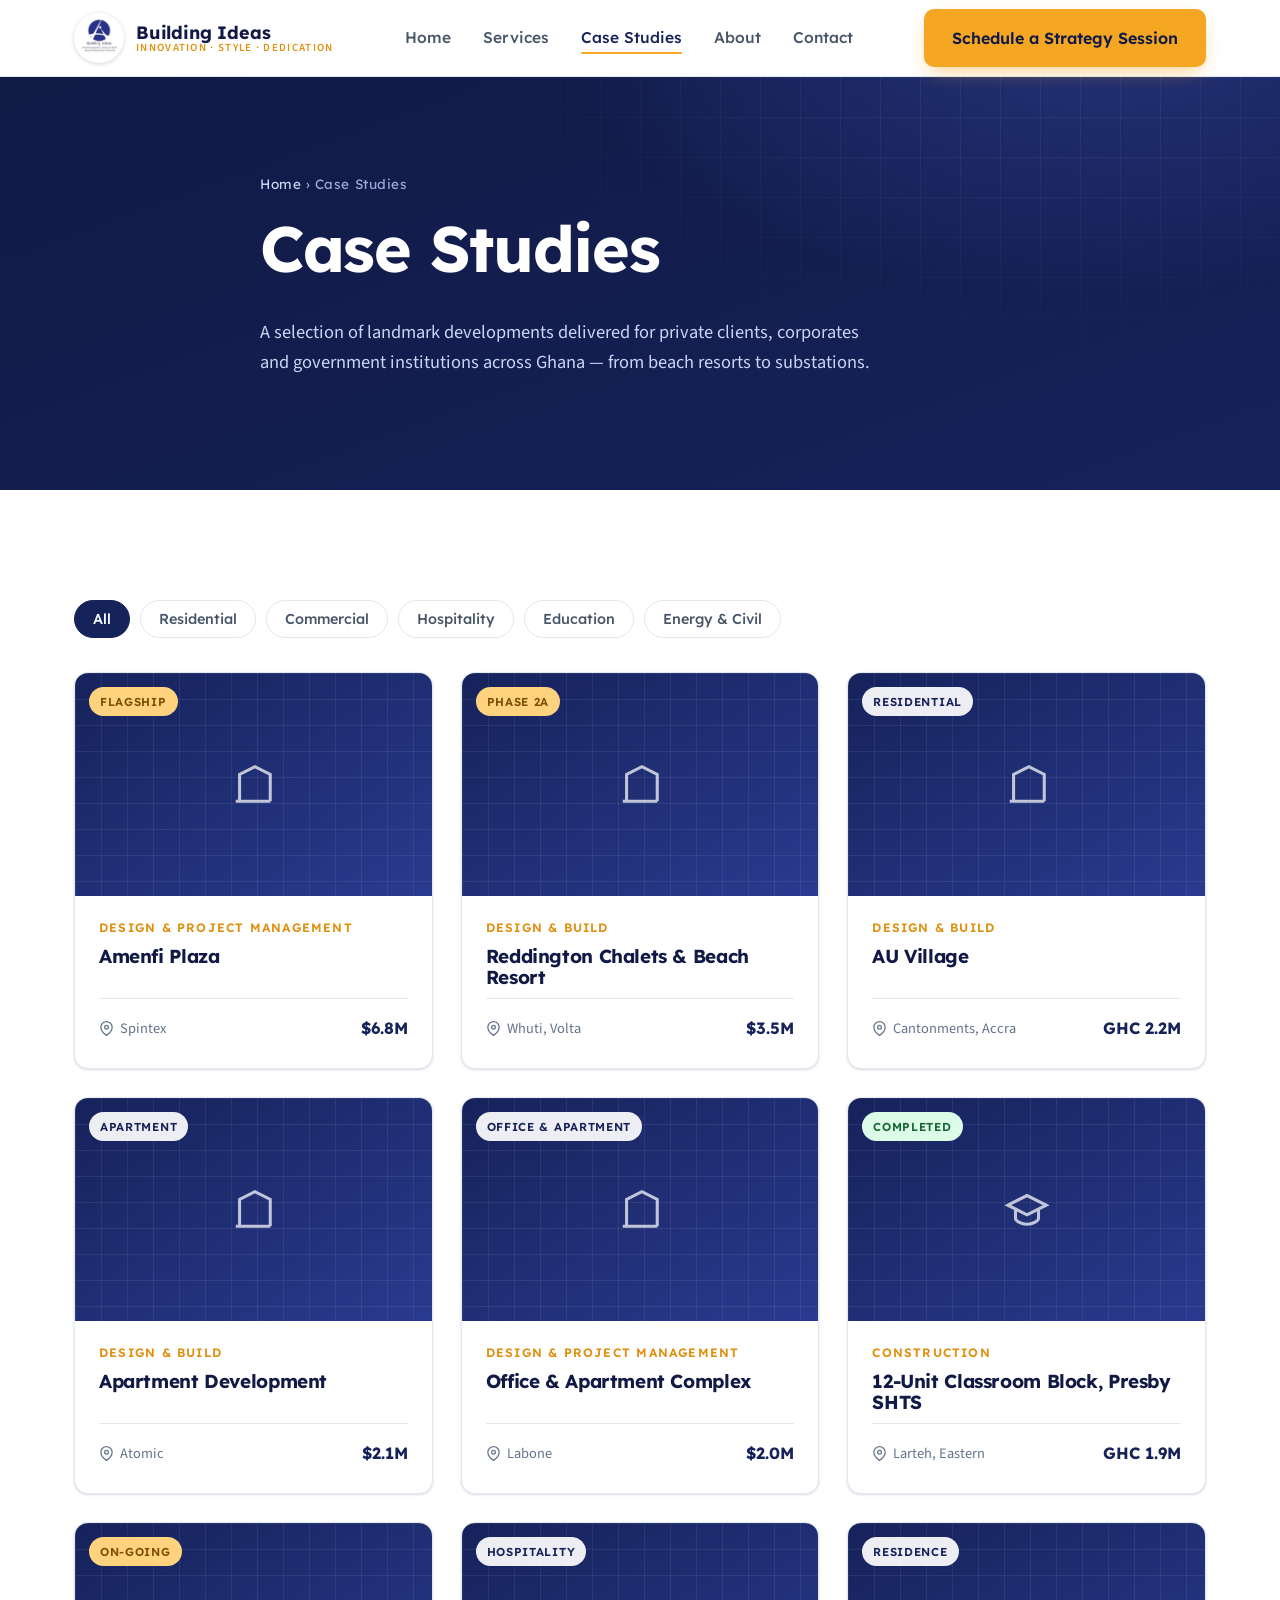
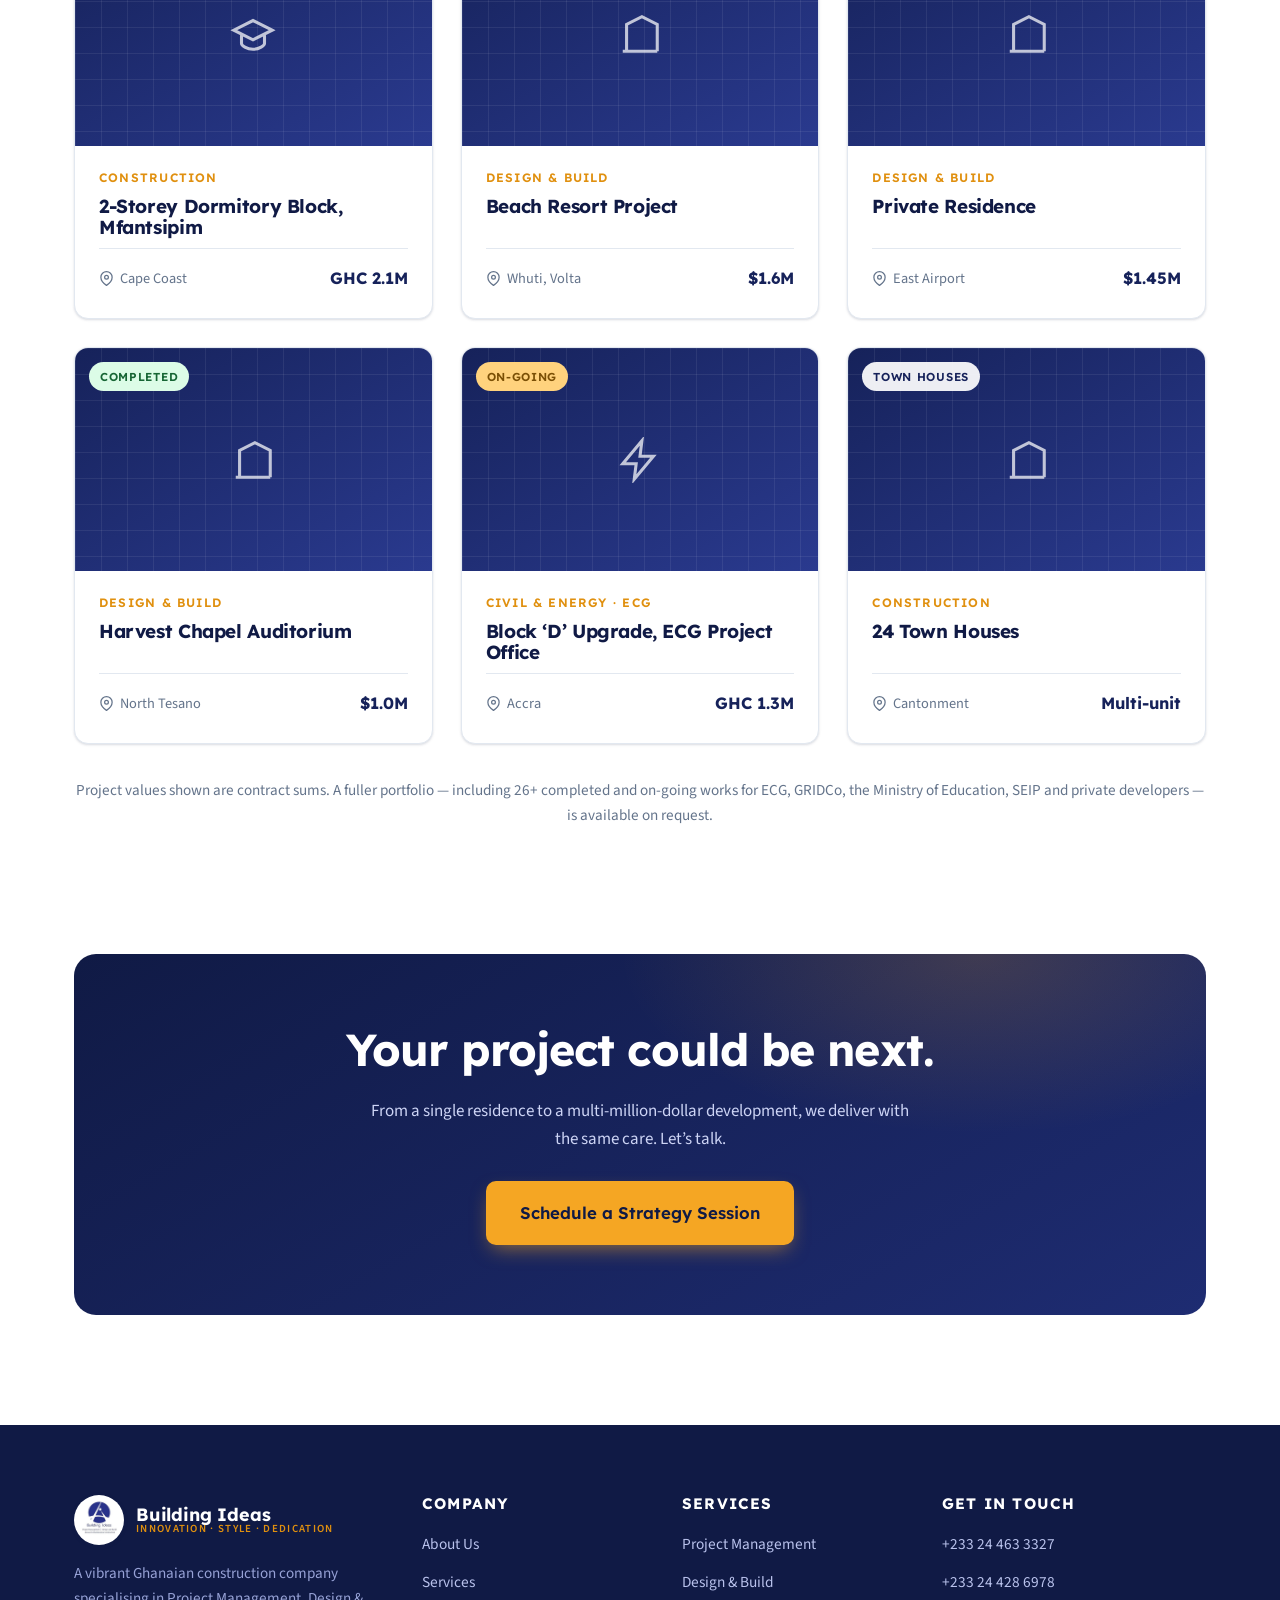
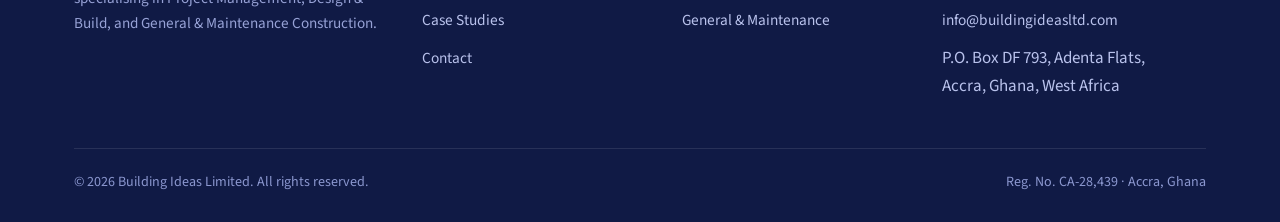
<file: projects.html>
<!DOCTYPE html>
<html lang="en">
<head>
  <meta charset="UTF-8" />
  <meta name="viewport" content="width=device-width, initial-scale=1.0" />
  <title>Case Studies — Building Ideas Limited</title>
  <meta name="description" content="Selected construction case studies by Building Ideas Limited — residential, commercial, hospitality, education and energy projects delivered across Ghana." />
  <link rel="icon" type="image/svg+xml" href="assets/favicon.svg" />
  <link rel="stylesheet" href="css/styles.css" />
</head>
<body>

  <header class="site-header">
    <div class="container nav">
      <a class="brand" href="index.html" aria-label="Building Ideas Limited home">
        <img src="assets/logo-photo-220.png" alt="Building Ideas Limited" />
        <span class="brand-text"><span class="brand-name">Building Ideas</span><span class="brand-tag">Innovation · Style · Dedication</span></span>
      </a>
      <nav aria-label="Primary">
        <ul class="nav-links" id="nav-links">
          <li><a href="index.html">Home</a></li>
          <li><a href="services.html">Services</a></li>
          <li><a href="projects.html" class="active">Case Studies</a></li>
          <li><a href="about.html">About</a></li>
          <li><a href="contact.html">Contact</a></li>
          <li class="mobile-cta"><a class="btn btn--primary" href="contact.html">Schedule a Strategy Session</a></li>
        </ul>
      </nav>
      <div class="nav-cta">
        <a class="btn btn--primary" href="contact.html">Schedule a Strategy Session</a>
        <button class="nav-toggle" id="nav-toggle" aria-label="Toggle menu" aria-expanded="false" aria-controls="nav-links"><span></span><span></span><span></span></button>
      </div>
    </div>
  </header>

  <section class="page-hero">
    <div class="container page-hero-inner">
      <div class="crumbs"><a href="index.html">Home</a> &rsaquo; Case Studies</div>
      <h1>Case Studies</h1>
      <p>A selection of landmark developments delivered for private clients, corporates and government institutions across Ghana — from beach resorts to substations.</p>
    </div>
  </section>

  <section class="section">
    <div class="container">
      <div class="proj-filters" role="tablist" aria-label="Filter projects">
        <button class="chip active" data-filter="all">All</button>
        <button class="chip" data-filter="residential">Residential</button>
        <button class="chip" data-filter="commercial">Commercial</button>
        <button class="chip" data-filter="hospitality">Hospitality</button>
        <button class="chip" data-filter="education">Education</button>
        <button class="chip" data-filter="energy">Energy &amp; Civil</button>
      </div>

      <div class="grid grid-3">

        <article class="proj-card reveal" data-category="commercial">
          <div class="proj-thumb"><span class="proj-status ongoing">Flagship</span><span class="pin"><svg viewBox="0 0 24 24" fill="none" stroke="currentColor" stroke-width="1.6"><path d="M3 21h18M5 21V7l8-4 8 4v14M9 9h.01M9 13h.01M15 9h.01M15 13h.01"/></svg></span></div>
          <div class="proj-body"><span class="proj-cat">Design &amp; Project Management</span><h3>Amenfi Plaza</h3>
            <div class="proj-meta"><span class="loc"><svg viewBox="0 0 24 24" fill="none" stroke="currentColor" stroke-width="2"><path d="M21 10c0 7-9 13-9 13s-9-6-9-13a9 9 0 0 1 18 0z"/><circle cx="12" cy="10" r="3"/></svg>Spintex</span><span class="val">$6.8M</span></div></div>
        </article>

        <article class="proj-card reveal" data-category="hospitality">
          <div class="proj-thumb"><span class="proj-status ongoing">Phase 2A</span><span class="pin"><svg viewBox="0 0 24 24" fill="none" stroke="currentColor" stroke-width="1.6"><path d="M3 21h18M5 21V7l8-4 8 4v14"/></svg></span></div>
          <div class="proj-body"><span class="proj-cat">Design &amp; Build</span><h3>Reddington Chalets &amp; Beach Resort</h3>
            <div class="proj-meta"><span class="loc"><svg viewBox="0 0 24 24" fill="none" stroke="currentColor" stroke-width="2"><path d="M21 10c0 7-9 13-9 13s-9-6-9-13a9 9 0 0 1 18 0z"/><circle cx="12" cy="10" r="3"/></svg>Whuti, Volta</span><span class="val">$3.5M</span></div></div>
        </article>

        <article class="proj-card reveal" data-category="residential">
          <div class="proj-thumb"><span class="proj-status">Residential</span><span class="pin"><svg viewBox="0 0 24 24" fill="none" stroke="currentColor" stroke-width="1.6"><path d="M3 21h18M5 21V7l8-4 8 4v14"/></svg></span></div>
          <div class="proj-body"><span class="proj-cat">Design &amp; Build</span><h3>AU Village</h3>
            <div class="proj-meta"><span class="loc"><svg viewBox="0 0 24 24" fill="none" stroke="currentColor" stroke-width="2"><path d="M21 10c0 7-9 13-9 13s-9-6-9-13a9 9 0 0 1 18 0z"/><circle cx="12" cy="10" r="3"/></svg>Cantonments, Accra</span><span class="val">GHC 2.2M</span></div></div>
        </article>

        <article class="proj-card reveal" data-category="residential">
          <div class="proj-thumb"><span class="proj-status">Apartment</span><span class="pin"><svg viewBox="0 0 24 24" fill="none" stroke="currentColor" stroke-width="1.6"><path d="M3 21h18M5 21V7l8-4 8 4v14"/></svg></span></div>
          <div class="proj-body"><span class="proj-cat">Design &amp; Build</span><h3>Apartment Development</h3>
            <div class="proj-meta"><span class="loc"><svg viewBox="0 0 24 24" fill="none" stroke="currentColor" stroke-width="2"><path d="M21 10c0 7-9 13-9 13s-9-6-9-13a9 9 0 0 1 18 0z"/><circle cx="12" cy="10" r="3"/></svg>Atomic</span><span class="val">$2.1M</span></div></div>
        </article>

        <article class="proj-card reveal" data-category="commercial">
          <div class="proj-thumb"><span class="proj-status">Office &amp; Apartment</span><span class="pin"><svg viewBox="0 0 24 24" fill="none" stroke="currentColor" stroke-width="1.6"><path d="M3 21h18M5 21V7l8-4 8 4v14"/></svg></span></div>
          <div class="proj-body"><span class="proj-cat">Design &amp; Project Management</span><h3>Office &amp; Apartment Complex</h3>
            <div class="proj-meta"><span class="loc"><svg viewBox="0 0 24 24" fill="none" stroke="currentColor" stroke-width="2"><path d="M21 10c0 7-9 13-9 13s-9-6-9-13a9 9 0 0 1 18 0z"/><circle cx="12" cy="10" r="3"/></svg>Labone</span><span class="val">$2.0M</span></div></div>
        </article>

        <article class="proj-card reveal" data-category="education">
          <div class="proj-thumb"><span class="proj-status completed">Completed</span><span class="pin"><svg viewBox="0 0 24 24" fill="none" stroke="currentColor" stroke-width="1.6"><path d="M22 10L12 5 2 10l10 5 10-5zM6 12v5c0 1 2.7 3 6 3s6-2 6-3v-5"/></svg></span></div>
          <div class="proj-body"><span class="proj-cat">Construction</span><h3>12-Unit Classroom Block, Presby SHTS</h3>
            <div class="proj-meta"><span class="loc"><svg viewBox="0 0 24 24" fill="none" stroke="currentColor" stroke-width="2"><path d="M21 10c0 7-9 13-9 13s-9-6-9-13a9 9 0 0 1 18 0z"/><circle cx="12" cy="10" r="3"/></svg>Larteh, Eastern</span><span class="val">GHC 1.9M</span></div></div>
        </article>

        <article class="proj-card reveal" data-category="education">
          <div class="proj-thumb"><span class="proj-status ongoing">On-going</span><span class="pin"><svg viewBox="0 0 24 24" fill="none" stroke="currentColor" stroke-width="1.6"><path d="M22 10L12 5 2 10l10 5 10-5zM6 12v5c0 1 2.7 3 6 3s6-2 6-3v-5"/></svg></span></div>
          <div class="proj-body"><span class="proj-cat">Construction</span><h3>2-Storey Dormitory Block, Mfantsipim</h3>
            <div class="proj-meta"><span class="loc"><svg viewBox="0 0 24 24" fill="none" stroke="currentColor" stroke-width="2"><path d="M21 10c0 7-9 13-9 13s-9-6-9-13a9 9 0 0 1 18 0z"/><circle cx="12" cy="10" r="3"/></svg>Cape Coast</span><span class="val">GHC 2.1M</span></div></div>
        </article>

        <article class="proj-card reveal" data-category="hospitality">
          <div class="proj-thumb"><span class="proj-status">Hospitality</span><span class="pin"><svg viewBox="0 0 24 24" fill="none" stroke="currentColor" stroke-width="1.6"><path d="M3 21h18M5 21V7l8-4 8 4v14"/></svg></span></div>
          <div class="proj-body"><span class="proj-cat">Design &amp; Build</span><h3>Beach Resort Project</h3>
            <div class="proj-meta"><span class="loc"><svg viewBox="0 0 24 24" fill="none" stroke="currentColor" stroke-width="2"><path d="M21 10c0 7-9 13-9 13s-9-6-9-13a9 9 0 0 1 18 0z"/><circle cx="12" cy="10" r="3"/></svg>Whuti, Volta</span><span class="val">$1.6M</span></div></div>
        </article>

        <article class="proj-card reveal" data-category="residential">
          <div class="proj-thumb"><span class="proj-status">Residence</span><span class="pin"><svg viewBox="0 0 24 24" fill="none" stroke="currentColor" stroke-width="1.6"><path d="M3 21h18M5 21V7l8-4 8 4v14"/></svg></span></div>
          <div class="proj-body"><span class="proj-cat">Design &amp; Build</span><h3>Private Residence</h3>
            <div class="proj-meta"><span class="loc"><svg viewBox="0 0 24 24" fill="none" stroke="currentColor" stroke-width="2"><path d="M21 10c0 7-9 13-9 13s-9-6-9-13a9 9 0 0 1 18 0z"/><circle cx="12" cy="10" r="3"/></svg>East Airport</span><span class="val">$1.45M</span></div></div>
        </article>

        <article class="proj-card reveal" data-category="commercial">
          <div class="proj-thumb"><span class="proj-status completed">Completed</span><span class="pin"><svg viewBox="0 0 24 24" fill="none" stroke="currentColor" stroke-width="1.6"><path d="M3 21h18M5 21V7l8-4 8 4v14"/></svg></span></div>
          <div class="proj-body"><span class="proj-cat">Design &amp; Build</span><h3>Harvest Chapel Auditorium</h3>
            <div class="proj-meta"><span class="loc"><svg viewBox="0 0 24 24" fill="none" stroke="currentColor" stroke-width="2"><path d="M21 10c0 7-9 13-9 13s-9-6-9-13a9 9 0 0 1 18 0z"/><circle cx="12" cy="10" r="3"/></svg>North Tesano</span><span class="val">$1.0M</span></div></div>
        </article>

        <article class="proj-card reveal" data-category="energy">
          <div class="proj-thumb"><span class="proj-status ongoing">On-going</span><span class="pin"><svg viewBox="0 0 24 24" fill="none" stroke="currentColor" stroke-width="1.6"><path d="M13 2L3 14h7l-1 8 10-12h-7z"/></svg></span></div>
          <div class="proj-body"><span class="proj-cat">Civil &amp; Energy · ECG</span><h3>Block &lsquo;D&rsquo; Upgrade, ECG Project Office</h3>
            <div class="proj-meta"><span class="loc"><svg viewBox="0 0 24 24" fill="none" stroke="currentColor" stroke-width="2"><path d="M21 10c0 7-9 13-9 13s-9-6-9-13a9 9 0 0 1 18 0z"/><circle cx="12" cy="10" r="3"/></svg>Accra</span><span class="val">GHC 1.3M</span></div></div>
        </article>

        <article class="proj-card reveal" data-category="residential">
          <div class="proj-thumb"><span class="proj-status">Town Houses</span><span class="pin"><svg viewBox="0 0 24 24" fill="none" stroke="currentColor" stroke-width="1.6"><path d="M3 21h18M5 21V7l8-4 8 4v14"/></svg></span></div>
          <div class="proj-body"><span class="proj-cat">Construction</span><h3>24 Town Houses</h3>
            <div class="proj-meta"><span class="loc"><svg viewBox="0 0 24 24" fill="none" stroke="currentColor" stroke-width="2"><path d="M21 10c0 7-9 13-9 13s-9-6-9-13a9 9 0 0 1 18 0z"/><circle cx="12" cy="10" r="3"/></svg>Cantonment</span><span class="val">Multi-unit</span></div></div>
        </article>

      </div>

      <p class="text-center" style="margin-top:34px;color:var(--muted);font-size:.95rem;">Project values shown are contract sums. A fuller portfolio &mdash; including 26+ completed and on-going works for ECG, GRIDCo, the Ministry of Education, SEIP and private developers &mdash; is available on request.</p>
    </div>
  </section>

  <section class="section" style="padding-top:0;">
    <div class="container">
      <div class="cta-band reveal">
        <h2>Your project could be next.</h2>
        <p>From a single residence to a multi-million-dollar development, we deliver with the same care. Let&rsquo;s talk.</p>
        <div class="cta-actions"><a class="btn btn--primary btn--lg" href="contact.html">Schedule a Strategy Session</a></div>
      </div>
    </div>
  </section>

  <footer class="site-footer">
    <div class="container">
      <div class="footer-grid">
        <div>
          <a class="brand" href="index.html" style="margin-bottom:16px;"><img src="assets/logo-photo-220.png" alt="" width="44" height="44" /><span class="brand-text"><span class="brand-name">Building Ideas</span><span class="brand-tag">Innovation · Style · Dedication</span></span></a>
          <p>A vibrant Ghanaian construction company specialising in Project Management, Design &amp; Build, and General &amp; Maintenance Construction.</p>
        </div>
        <div><h4>Company</h4><ul><li><a href="about.html">About Us</a></li><li><a href="services.html">Services</a></li><li><a href="projects.html">Case Studies</a></li><li><a href="contact.html">Contact</a></li></ul></div>
        <div><h4>Services</h4><ul><li><a href="services.html">Project Management</a></li><li><a href="services.html">Design &amp; Build</a></li><li><a href="services.html">General &amp; Maintenance</a></li></ul></div>
        <div><h4>Get in touch</h4><ul><li><a href="tel:+233244633327">+233 24 463 3327</a></li><li><a href="tel:+233244286978">+233 24 428 6978</a></li><li><a href="mailto:info@buildingideasltd.com">info@buildingideasltd.com</a></li><li>P.O. Box DF 793, Adenta Flats,<br/>Accra, Ghana, West Africa</li></ul></div>
      </div>
      <div class="footer-bottom"><span>&copy; <span id="year">2024</span> Building Ideas Limited. All rights reserved.</span><span>Reg. No. CA-28,439 · Accra, Ghana</span></div>
    </div>
  </footer>

  <script src="js/main.js"></script>
</body>
</html>
</file>
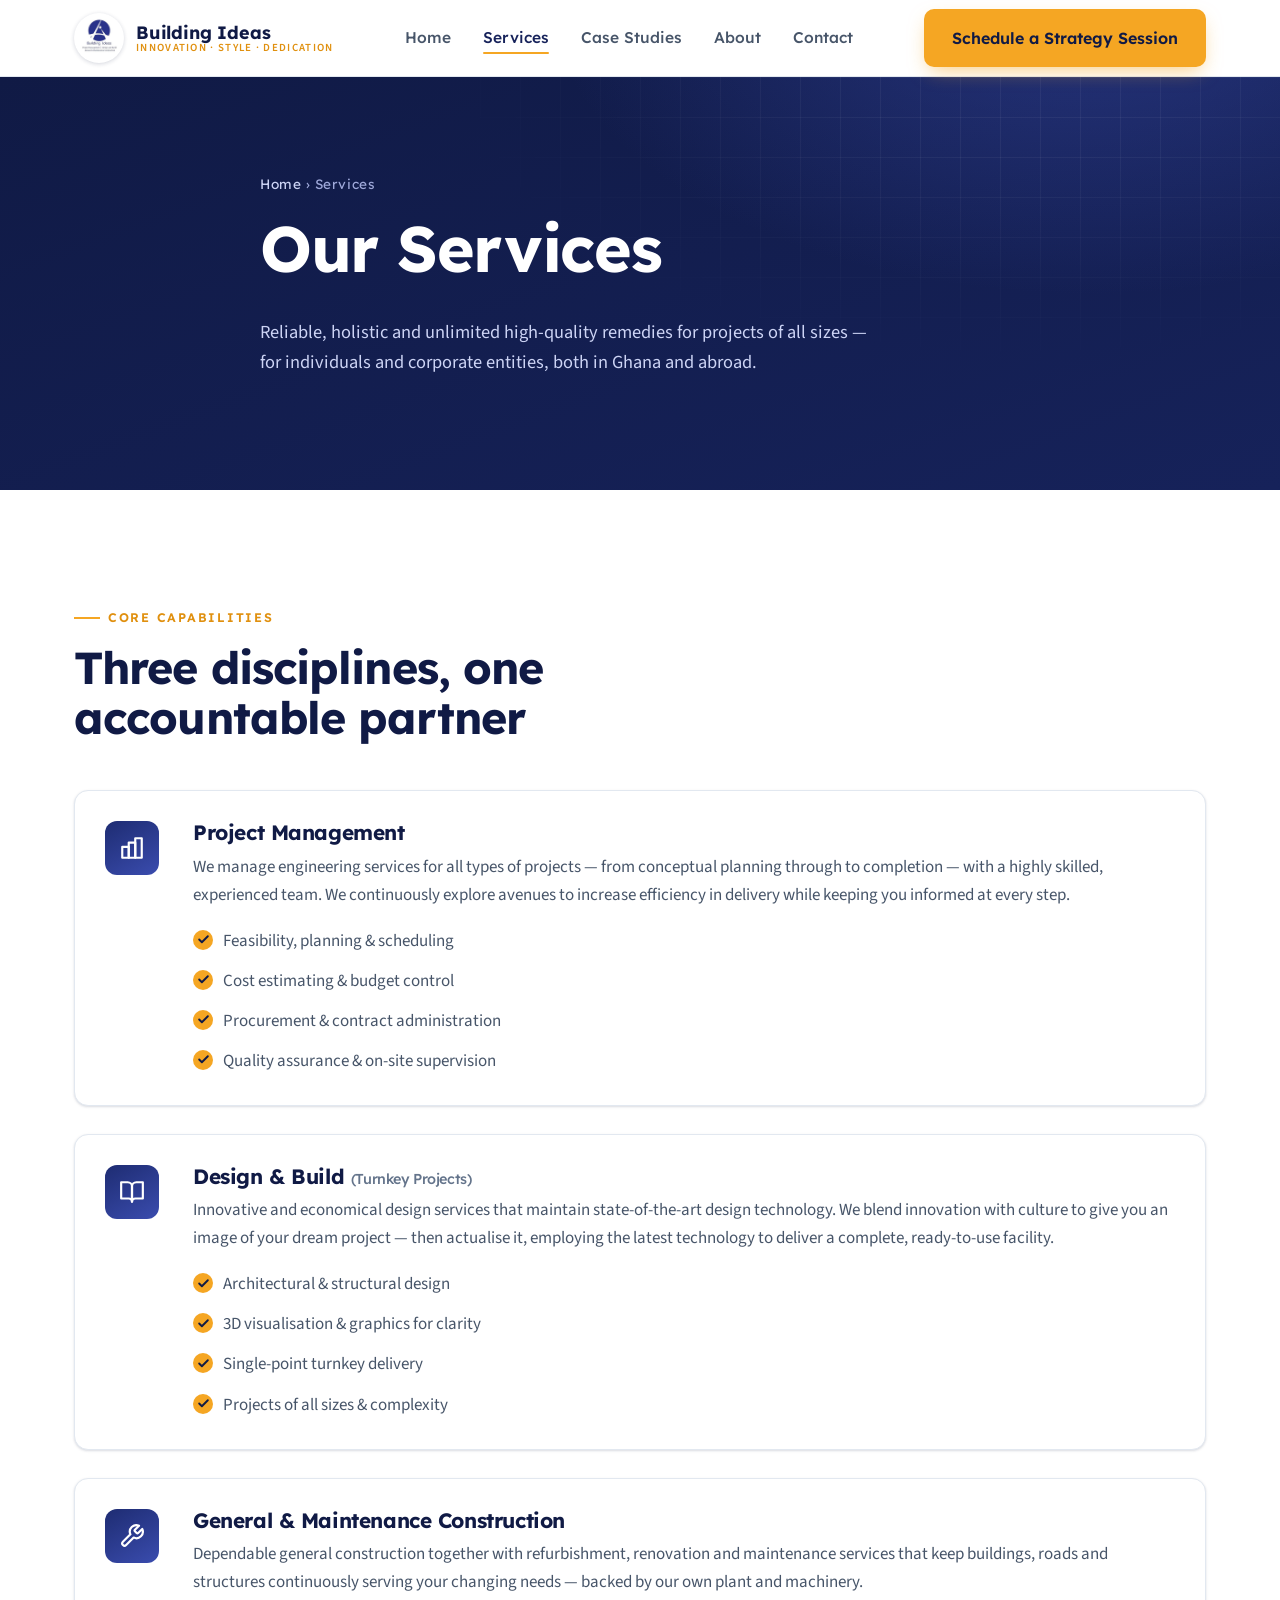
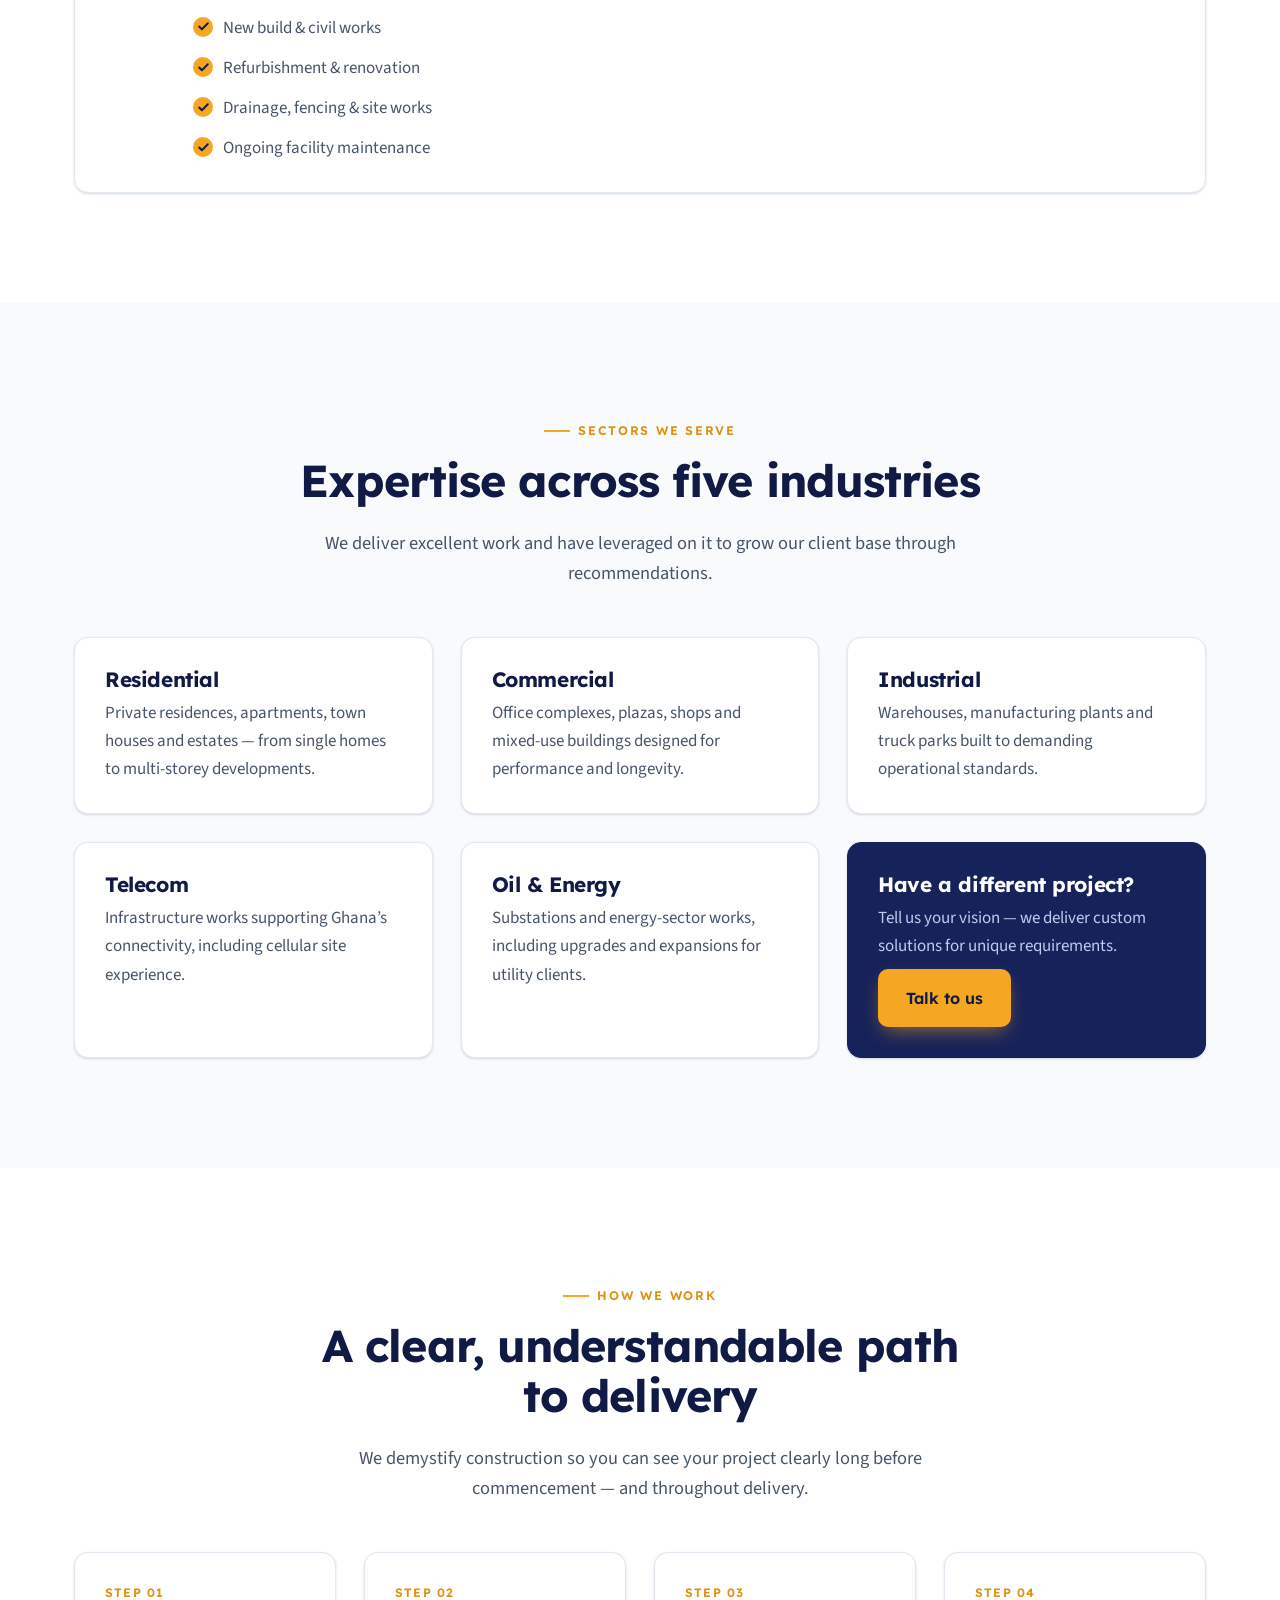
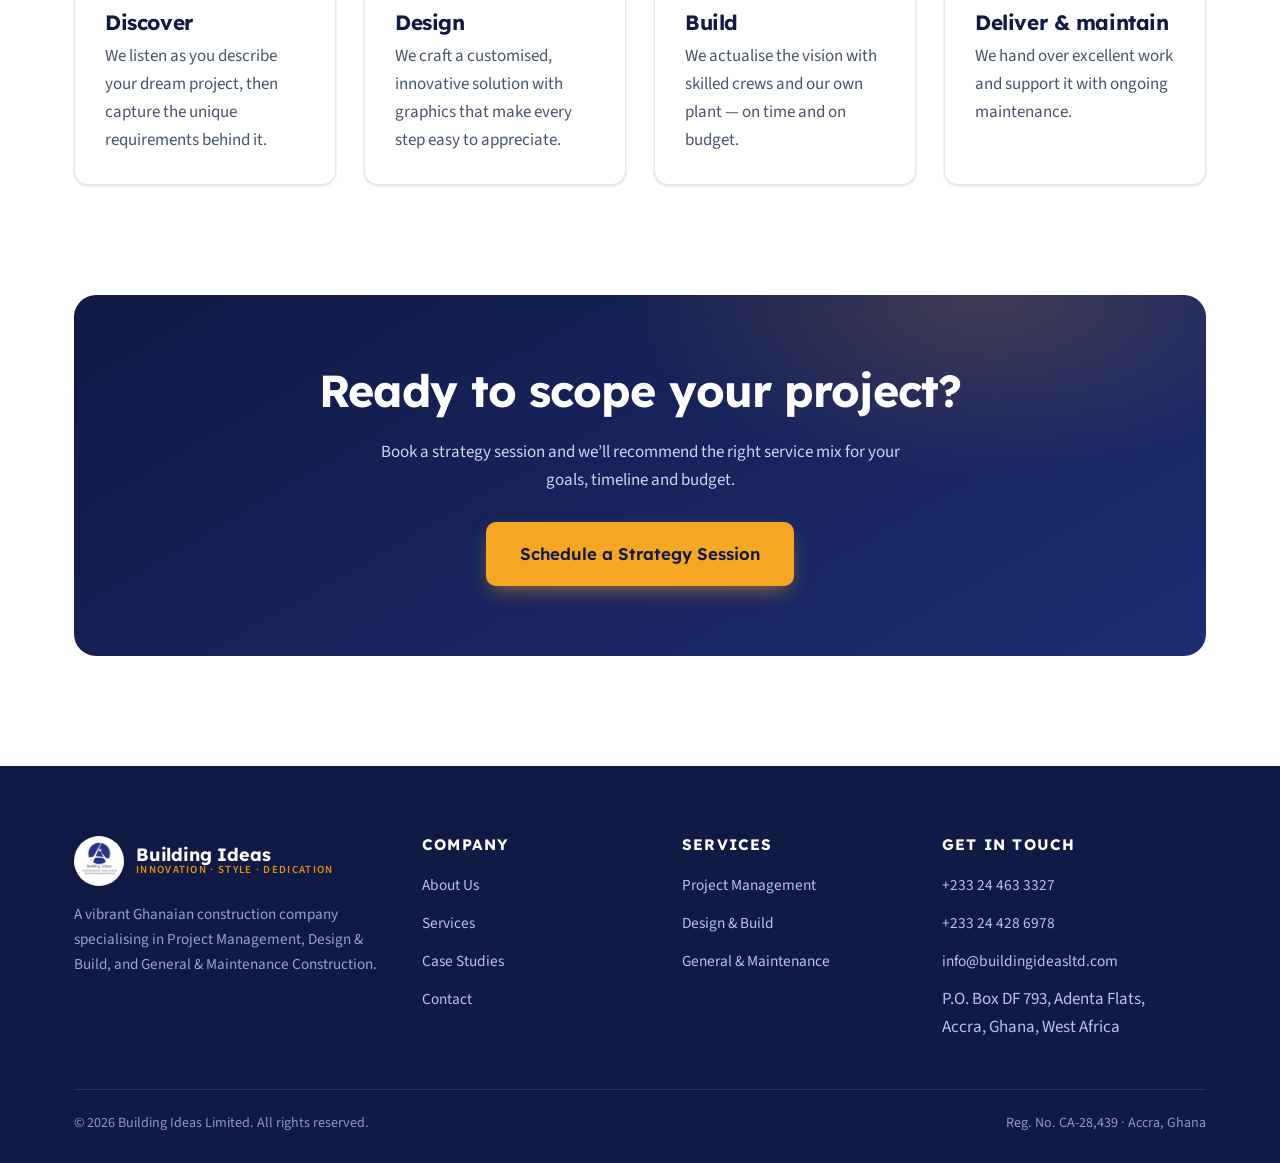
<file: services.html>
<!DOCTYPE html>
<html lang="en">
<head>
  <meta charset="UTF-8" />
  <meta name="viewport" content="width=device-width, initial-scale=1.0" />
  <title>Services — Building Ideas Limited</title>
  <meta name="description" content="Project Management, Design &amp; Build (turnkey), and General &amp; Maintenance Construction services across residential, commercial, industrial, telecom and energy sectors in Ghana." />
  <link rel="icon" type="image/svg+xml" href="assets/favicon.svg" />
  <link rel="stylesheet" href="css/styles.css" />
</head>
<body>

  <header class="site-header">
    <div class="container nav">
      <a class="brand" href="index.html" aria-label="Building Ideas Limited home">
        <img src="assets/logo-photo-220.png" alt="Building Ideas Limited" />
        <span class="brand-text"><span class="brand-name">Building Ideas</span><span class="brand-tag">Innovation · Style · Dedication</span></span>
      </a>
      <nav aria-label="Primary">
        <ul class="nav-links" id="nav-links">
          <li><a href="index.html">Home</a></li>
          <li><a href="services.html" class="active">Services</a></li>
          <li><a href="projects.html">Case Studies</a></li>
          <li><a href="about.html">About</a></li>
          <li><a href="contact.html">Contact</a></li>
          <li class="mobile-cta"><a class="btn btn--primary" href="contact.html">Schedule a Strategy Session</a></li>
        </ul>
      </nav>
      <div class="nav-cta">
        <a class="btn btn--primary" href="contact.html">Schedule a Strategy Session</a>
        <button class="nav-toggle" id="nav-toggle" aria-label="Toggle menu" aria-expanded="false" aria-controls="nav-links"><span></span><span></span><span></span></button>
      </div>
    </div>
  </header>

  <section class="page-hero">
    <div class="container page-hero-inner">
      <div class="crumbs"><a href="index.html">Home</a> &rsaquo; Services</div>
      <h1>Our Services</h1>
      <p>Reliable, holistic and unlimited high-quality remedies for projects of all sizes — for individuals and corporate entities, both in Ghana and abroad.</p>
    </div>
  </section>

  <!-- Core services -->
  <section class="section">
    <div class="container">
      <div class="section-head reveal">
        <span class="eyebrow">Core capabilities</span>
        <h2>Three disciplines, one accountable partner</h2>
      </div>

      <div class="grid" style="gap:28px;">
        <article class="card reveal" style="display:grid;grid-template-columns:64px 1fr;gap:24px;align-items:start;">
          <div class="icon" style="margin:0;"><svg viewBox="0 0 24 24" fill="none" stroke="currentColor" stroke-width="2" stroke-linecap="round" stroke-linejoin="round"><path d="M9 11H3v10h6V11z"/><path d="M21 3h-6v18h6V3z"/><path d="M15 7H9v14h6V7z"/></svg></div>
          <div>
            <h3>Project Management</h3>
            <p>We manage engineering services for all types of projects — from conceptual planning through to completion — with a highly skilled, experienced team. We continuously explore avenues to increase efficiency in delivery while keeping you informed at every step.</p>
            <ul class="feature-list">
              <li>Feasibility, planning &amp; scheduling</li>
              <li>Cost estimating &amp; budget control</li>
              <li>Procurement &amp; contract administration</li>
              <li>Quality assurance &amp; on-site supervision</li>
            </ul>
          </div>
        </article>

        <article class="card reveal" style="display:grid;grid-template-columns:64px 1fr;gap:24px;align-items:start;">
          <div class="icon" style="margin:0;"><svg viewBox="0 0 24 24" fill="none" stroke="currentColor" stroke-width="2" stroke-linecap="round" stroke-linejoin="round"><path d="M2 3h6a4 4 0 0 1 4 4v14a3 3 0 0 0-3-3H2z"/><path d="M22 3h-6a4 4 0 0 0-4 4v14a3 3 0 0 1 3-3h7z"/></svg></div>
          <div>
            <h3>Design &amp; Build <span style="font-weight:500;color:var(--muted);font-size:.9rem;">(Turnkey Projects)</span></h3>
            <p>Innovative and economical design services that maintain state-of-the-art design technology. We blend innovation with culture to give you an image of your dream project — then actualise it, employing the latest technology to deliver a complete, ready-to-use facility.</p>
            <ul class="feature-list">
              <li>Architectural &amp; structural design</li>
              <li>3D visualisation &amp; graphics for clarity</li>
              <li>Single-point turnkey delivery</li>
              <li>Projects of all sizes &amp; complexity</li>
            </ul>
          </div>
        </article>

        <article class="card reveal" style="display:grid;grid-template-columns:64px 1fr;gap:24px;align-items:start;">
          <div class="icon" style="margin:0;"><svg viewBox="0 0 24 24" fill="none" stroke="currentColor" stroke-width="2" stroke-linecap="round" stroke-linejoin="round"><path d="M14.7 6.3a1 1 0 0 0 0 1.4l1.6 1.6a1 1 0 0 0 1.4 0l3.77-3.77a6 6 0 0 1-7.94 7.94l-6.91 6.91a2.12 2.12 0 0 1-3-3l6.91-6.91a6 6 0 0 1 7.94-7.94l-3.76 3.76z"/></svg></div>
          <div>
            <h3>General &amp; Maintenance Construction</h3>
            <p>Dependable general construction together with refurbishment, renovation and maintenance services that keep buildings, roads and structures continuously serving your changing needs — backed by our own plant and machinery.</p>
            <ul class="feature-list">
              <li>New build &amp; civil works</li>
              <li>Refurbishment &amp; renovation</li>
              <li>Drainage, fencing &amp; site works</li>
              <li>Ongoing facility maintenance</li>
            </ul>
          </div>
        </article>
      </div>
    </div>
  </section>

  <!-- Sectors -->
  <section class="section section--paper">
    <div class="container">
      <div class="section-head center reveal">
        <span class="eyebrow">Sectors we serve</span>
        <h2>Expertise across five industries</h2>
        <p class="lead">We deliver excellent work and have leveraged on it to grow our client base through recommendations.</p>
      </div>
      <div class="grid grid-3">
        <div class="card reveal"><h3>Residential</h3><p>Private residences, apartments, town houses and estates — from single homes to multi-storey developments.</p></div>
        <div class="card reveal"><h3>Commercial</h3><p>Office complexes, plazas, shops and mixed-use buildings designed for performance and longevity.</p></div>
        <div class="card reveal"><h3>Industrial</h3><p>Warehouses, manufacturing plants and truck parks built to demanding operational standards.</p></div>
        <div class="card reveal"><h3>Telecom</h3><p>Infrastructure works supporting Ghana&rsquo;s connectivity, including cellular site experience.</p></div>
        <div class="card reveal"><h3>Oil &amp; Energy</h3><p>Substations and energy-sector works, including upgrades and expansions for utility clients.</p></div>
        <div class="card reveal" style="background:var(--navy-800);color:#fff;border-color:var(--navy-800);display:flex;flex-direction:column;justify-content:center;">
          <h3 style="color:#fff;">Have a different project?</h3>
          <p style="color:#c2caf0;">Tell us your vision — we deliver custom solutions for unique requirements.</p>
          <a class="btn btn--primary" href="contact.html" style="margin-top:8px;align-self:flex-start;">Talk to us</a>
        </div>
      </div>
    </div>
  </section>

  <!-- Process -->
  <section class="section">
    <div class="container">
      <div class="section-head center reveal">
        <span class="eyebrow">How we work</span>
        <h2>A clear, understandable path to delivery</h2>
        <p class="lead">We demystify construction so you can see your project clearly long before commencement — and throughout delivery.</p>
      </div>
      <div class="grid grid-4">
        <div class="card reveal"><div class="proj-cat">Step 01</div><h3>Discover</h3><p>We listen as you describe your dream project, then capture the unique requirements behind it.</p></div>
        <div class="card reveal"><div class="proj-cat">Step 02</div><h3>Design</h3><p>We craft a customised, innovative solution with graphics that make every step easy to appreciate.</p></div>
        <div class="card reveal"><div class="proj-cat">Step 03</div><h3>Build</h3><p>We actualise the vision with skilled crews and our own plant — on time and on budget.</p></div>
        <div class="card reveal"><div class="proj-cat">Step 04</div><h3>Deliver &amp; maintain</h3><p>We hand over excellent work and support it with ongoing maintenance.</p></div>
      </div>
    </div>
  </section>

  <section class="section" style="padding-top:0;">
    <div class="container">
      <div class="cta-band reveal">
        <h2>Ready to scope your project?</h2>
        <p>Book a strategy session and we&rsquo;ll recommend the right service mix for your goals, timeline and budget.</p>
        <div class="cta-actions"><a class="btn btn--primary btn--lg" href="contact.html">Schedule a Strategy Session</a></div>
      </div>
    </div>
  </section>

  <footer class="site-footer">
    <div class="container">
      <div class="footer-grid">
        <div>
          <a class="brand" href="index.html" style="margin-bottom:16px;"><img src="assets/logo-photo-220.png" alt="" width="44" height="44" /><span class="brand-text"><span class="brand-name">Building Ideas</span><span class="brand-tag">Innovation · Style · Dedication</span></span></a>
          <p>A vibrant Ghanaian construction company specialising in Project Management, Design &amp; Build, and General &amp; Maintenance Construction.</p>
        </div>
        <div><h4>Company</h4><ul><li><a href="about.html">About Us</a></li><li><a href="services.html">Services</a></li><li><a href="projects.html">Case Studies</a></li><li><a href="contact.html">Contact</a></li></ul></div>
        <div><h4>Services</h4><ul><li><a href="services.html">Project Management</a></li><li><a href="services.html">Design &amp; Build</a></li><li><a href="services.html">General &amp; Maintenance</a></li></ul></div>
        <div><h4>Get in touch</h4><ul><li><a href="tel:+233244633327">+233 24 463 3327</a></li><li><a href="tel:+233244286978">+233 24 428 6978</a></li><li><a href="mailto:info@buildingideasltd.com">info@buildingideasltd.com</a></li><li>P.O. Box DF 793, Adenta Flats,<br/>Accra, Ghana, West Africa</li></ul></div>
      </div>
      <div class="footer-bottom"><span>&copy; <span id="year">2024</span> Building Ideas Limited. All rights reserved.</span><span>Reg. No. CA-28,439 · Accra, Ghana</span></div>
    </div>
  </footer>

  <script src="js/main.js"></script>
</body>
</html>
</file>
<file: css/styles.css>
/* =====================================================================
   Building Ideas Limited — Design System
   Brand: deep navy (from logo) + amber accent  |  Fonts: Lexend + Source Sans 3
   Hand-crafted, dependency-free CSS (works offline; fonts degrade gracefully)
   ===================================================================== */

@import url('https://fonts.googleapis.com/css2?family=Lexend:wght@300;400;500;600;700;800&family=Source+Sans+3:wght@300;400;500;600;700&display=swap');

:root {
  /* Brand */
  --navy-900: #101a45;
  --navy-800: #16225a;   /* primary brand navy (logo) */
  --navy-700: #1e2c72;
  --navy-600: #2a3a8f;
  --navy-500: #3a4cae;

  --amber-500: #f5a623;  /* accent / CTA */
  --amber-600: #e0900f;
  --amber-300: #ffd27d;

  /* Neutrals */
  --ink: #1e293b;
  --slate: #475569;
  --muted: #64748b;
  --line: #e2e8f0;
  --cloud: #f1f5f9;
  --paper: #f8fafc;
  --white: #ffffff;

  /* System */
  --radius: 14px;
  --radius-sm: 10px;
  --radius-lg: 22px;
  --shadow-sm: 0 1px 2px rgba(16,26,69,.06), 0 1px 3px rgba(16,26,69,.10);
  --shadow: 0 10px 25px -5px rgba(16,26,69,.12), 0 8px 10px -6px rgba(16,26,69,.08);
  --shadow-lg: 0 25px 50px -12px rgba(16,26,69,.25);
  --container: 1180px;
  --header-h: 76px;

  --font-head: 'Lexend', system-ui, -apple-system, 'Segoe UI', Roboto, sans-serif;
  --font-body: 'Source Sans 3', system-ui, -apple-system, 'Segoe UI', Roboto, sans-serif;
}

*, *::before, *::after { box-sizing: border-box; }

html { scroll-behavior: smooth; -webkit-text-size-adjust: 100%; }

body {
  margin: 0;
  font-family: var(--font-body);
  color: var(--ink);
  background: var(--white);
  line-height: 1.65;
  font-size: 17px;
  -webkit-font-smoothing: antialiased;
  text-rendering: optimizeLegibility;
}

h1, h2, h3, h4 { font-family: var(--font-head); color: var(--navy-900); line-height: 1.12; margin: 0 0 .5em; letter-spacing: -0.02em; font-weight: 700; }
h1 { font-size: clamp(2.4rem, 6vw, 4rem); }
h2 { font-size: clamp(1.9rem, 4vw, 2.8rem); }
h3 { font-size: 1.3rem; }
p { margin: 0 0 1rem; color: var(--slate); }
a { color: var(--navy-600); text-decoration: none; transition: color .2s ease; }
a:hover { color: var(--amber-600); }
img, svg { max-width: 100%; display: block; }
ul { margin: 0; padding: 0; }

/* ---------- Layout ---------- */
.container { width: 100%; max-width: var(--container); margin: 0 auto; padding: 0 24px; }
.section { padding: clamp(56px, 9vw, 110px) 0; }
.section--tight { padding: clamp(40px, 6vw, 72px) 0; }
.section--paper { background: var(--paper); }
.section--navy { background: var(--navy-800); color: #dfe5fb; }
.section--navy h2, .section--navy h3 { color: #fff; }
.grid { display: grid; gap: 28px; }
.grid-2 { grid-template-columns: repeat(2, 1fr); }
.grid-3 { grid-template-columns: repeat(3, 1fr); }
.grid-4 { grid-template-columns: repeat(4, 1fr); }
@media (max-width: 900px) { .grid-3, .grid-4 { grid-template-columns: repeat(2, 1fr); } }
@media (max-width: 620px) { .grid-2, .grid-3, .grid-4 { grid-template-columns: 1fr; } }

/* ---------- Eyebrow / section heads ---------- */
.eyebrow {
  display: inline-flex; align-items: center; gap: 8px;
  font-family: var(--font-head); font-weight: 600; font-size: .78rem;
  letter-spacing: .14em; text-transform: uppercase; color: var(--amber-600);
  margin-bottom: 14px;
}
.eyebrow::before { content: ""; width: 26px; height: 2px; background: var(--amber-500); display: inline-block; }
.section--navy .eyebrow { color: var(--amber-300); }
.section-head { max-width: 680px; margin-bottom: 48px; }
.section-head.center { margin-left: auto; margin-right: auto; text-align: center; }
.lead { font-size: 1.15rem; color: var(--slate); }
.section--navy .lead, .section--navy p { color: #c2caf0; }

/* ---------- Buttons ---------- */
.btn {
  --b: var(--amber-500);
  display: inline-flex; align-items: center; justify-content: center; gap: 10px;
  font-family: var(--font-head); font-weight: 600; font-size: 1rem;
  padding: 14px 26px; border-radius: var(--radius-sm); cursor: pointer;
  border: 2px solid transparent; transition: transform .18s ease, box-shadow .2s ease, background .2s ease, color .2s ease;
  white-space: nowrap;
}
.btn:hover { transform: translateY(-2px); }
.btn svg { width: 18px; height: 18px; }
.btn--primary { background: var(--amber-500); color: var(--navy-900); box-shadow: 0 8px 20px -6px rgba(245,166,35,.6); }
.btn--primary:hover { background: var(--amber-600); color: var(--navy-900); }
.btn--navy { background: var(--navy-800); color: #fff; }
.btn--navy:hover { background: var(--navy-700); color: #fff; }
.btn--ghost { background: transparent; color: #fff; border-color: rgba(255,255,255,.45); }
.btn--ghost:hover { background: rgba(255,255,255,.12); color: #fff; }
.btn--outline { background: transparent; color: var(--navy-700); border-color: var(--line); }
.btn--outline:hover { border-color: var(--navy-600); color: var(--navy-700); }
.btn--lg { padding: 16px 32px; font-size: 1.05rem; }

/* ---------- Header ---------- */
.site-header {
  position: sticky; top: 0; z-index: 60;
  background: rgba(255,255,255,.9); backdrop-filter: saturate(180%) blur(12px);
  border-bottom: 1px solid var(--line);
}
.nav { display: flex; align-items: center; justify-content: space-between; height: var(--header-h); }
.brand { display: flex; align-items: center; gap: 12px; }
.brand img { width: 50px; height: 50px; border-radius: 50%; background: #fff; box-shadow: 0 1px 4px rgba(16,26,69,.18); }
.brand-text { display: flex; flex-direction: column; line-height: 1.05; }
.brand-name { font-family: var(--font-head); font-weight: 700; color: var(--navy-900); font-size: 1.12rem; letter-spacing: -.01em; }
.brand-tag { font-size: .68rem; letter-spacing: .12em; text-transform: uppercase; color: var(--amber-600); font-weight: 600; }
.nav-links { display: flex; align-items: center; gap: 4px; list-style: none; }
.nav-links a {
  font-family: var(--font-head); font-weight: 500; font-size: .97rem; color: var(--slate);
  padding: 9px 14px; border-radius: 8px; position: relative;
}
.nav-links a:hover { color: var(--navy-800); background: var(--cloud); }
.nav-links a.active { color: var(--navy-800); }
.nav-links a.active::after {
  content: ""; position: absolute; left: 14px; right: 14px; bottom: 2px; height: 2px;
  background: var(--amber-500); border-radius: 2px;
}
.nav-cta { display: flex; align-items: center; gap: 14px; }
.nav-toggle { display: none; background: none; border: 0; cursor: pointer; padding: 8px; }
.nav-toggle span { display: block; width: 24px; height: 2px; background: var(--navy-800); margin: 5px 0; transition: .25s; border-radius: 2px; }

@media (max-width: 980px) {
  .nav-toggle { display: block; }
  .nav-links {
    position: absolute; top: var(--header-h); left: 0; right: 0;
    flex-direction: column; align-items: stretch; gap: 0;
    background: #fff; border-bottom: 1px solid var(--line); box-shadow: var(--shadow);
    padding: 10px 16px 18px; transform: translateY(-12px); opacity: 0; pointer-events: none; transition: .22s ease;
  }
  .nav-links.open { transform: translateY(0); opacity: 1; pointer-events: auto; }
  .nav-links a { padding: 13px 8px; border-radius: 8px; }
  .nav-links a.active::after { display: none; }
  .nav-cta .btn { display: none; }
  .nav-links li.mobile-cta { display: block; margin-top: 8px; }
  .nav-links li.mobile-cta .btn { display: flex; width: 100%; }
}
.nav-links li.mobile-cta { display: none; }

/* ---------- Hero ---------- */
.hero {
  position: relative; color: #fff; overflow: hidden;
  background:
    radial-gradient(1200px 600px at 78% -10%, rgba(58,76,174,.55), transparent 60%),
    linear-gradient(160deg, var(--navy-900) 0%, var(--navy-800) 55%, var(--navy-700) 100%);
}
.hero::before {
  /* blueprint grid */
  content: ""; position: absolute; inset: 0;
  background-image: linear-gradient(rgba(255,255,255,.05) 1px, transparent 1px),
                    linear-gradient(90deg, rgba(255,255,255,.05) 1px, transparent 1px);
  background-size: 44px 44px; mask-image: radial-gradient(1000px 500px at 70% 10%, #000 30%, transparent 80%);
}
.hero-inner { position: relative; padding: clamp(64px, 11vw, 130px) 0 clamp(70px, 10vw, 120px); max-width: 820px; }
.hero h1 { color: #fff; }
.hero h1 .accent { color: var(--amber-300); }
.hero-tag {
  display: inline-flex; align-items: center; gap: 10px; margin-bottom: 22px;
  padding: 7px 16px; border: 1px solid rgba(255,255,255,.25); border-radius: 999px;
  font-family: var(--font-head); font-size: .8rem; letter-spacing: .12em; text-transform: uppercase; color: #dbe2ff;
}
.hero-tag b { color: var(--amber-300); font-weight: 600; }
.hero p.lead { color: #cdd4f5; max-width: 600px; font-size: 1.2rem; }
.hero-actions { display: flex; flex-wrap: wrap; gap: 16px; margin-top: 34px; }
.hero-stats { display: flex; flex-wrap: wrap; gap: 38px; margin-top: 56px; }
.hero-stats .stat strong { font-family: var(--font-head); font-size: 2.2rem; color: #fff; display: block; line-height: 1; }
.hero-stats .stat span { font-size: .9rem; color: #aeb8e6; }
.hero-stats .stat strong em { color: var(--amber-300); font-style: normal; }

/* page hero (interior pages) */
.page-hero { position: relative; color: #fff; background:
    radial-gradient(900px 500px at 85% -20%, rgba(58,76,174,.5), transparent 60%),
    linear-gradient(160deg, var(--navy-900), var(--navy-800)); overflow: hidden; }
.page-hero::before { content:""; position:absolute; inset:0;
  background-image: linear-gradient(rgba(255,255,255,.05) 1px, transparent 1px), linear-gradient(90deg, rgba(255,255,255,.05) 1px, transparent 1px);
  background-size: 40px 40px; mask-image: radial-gradient(800px 400px at 80% 0%, #000 20%, transparent 75%); }
.page-hero-inner { position: relative; padding: clamp(56px, 9vw, 96px) 0; max-width: 760px; }
.page-hero h1 { color: #fff; }
.page-hero p { color: #cdd4f5; font-size: 1.15rem; max-width: 620px; }
.crumbs { font-size: .85rem; color: #9fa9da; margin-bottom: 18px; font-family: var(--font-head); letter-spacing: .04em; }
.crumbs a { color: #cdd4f5; } .crumbs a:hover { color: var(--amber-300); }

/* ---------- Cards ---------- */
.card { background: #fff; border: 1px solid var(--line); border-radius: var(--radius); padding: 30px; box-shadow: var(--shadow-sm); transition: transform .22s ease, box-shadow .22s ease, border-color .22s ease; height: 100%; }
.card:hover { transform: translateY(-5px); box-shadow: var(--shadow); border-color: #cbd5e1; }
.card .icon { width: 54px; height: 54px; border-radius: 12px; display: grid; place-items: center; background: linear-gradient(150deg, var(--navy-700), var(--navy-500)); color: #fff; margin-bottom: 18px; }
.card .icon svg { width: 26px; height: 26px; }
.card h3 { margin-bottom: 8px; }
.card p { margin-bottom: 0; }

.feature-list { list-style: none; display: grid; gap: 12px; margin: 18px 0 0; }
.feature-list li { display: flex; gap: 10px; align-items: flex-start; color: var(--slate); }
.feature-list li::before { content: ""; flex: 0 0 auto; width: 20px; height: 20px; margin-top: 3px; border-radius: 50%;
  background: var(--amber-500) url("data:image/svg+xml,%3Csvg xmlns='http://www.w3.org/2000/svg' viewBox='0 0 24 24' fill='none' stroke='%23101a45' stroke-width='3.5' stroke-linecap='round' stroke-linejoin='round'%3E%3Cpolyline points='20 6 9 17 4 12'/%3E%3C/svg%3E") center/13px no-repeat; }

/* ---------- Stat band ---------- */
.statband { display: grid; grid-template-columns: repeat(4,1fr); gap: 24px; text-align: center; }
.statband .num { font-family: var(--font-head); font-weight: 800; font-size: clamp(2rem,4vw,2.8rem); color: var(--navy-800); }
.statband .num em { color: var(--amber-600); font-style: normal; }
.statband .lbl { color: var(--muted); font-size: .95rem; }
@media (max-width: 700px) { .statband { grid-template-columns: repeat(2,1fr); gap: 30px 16px; } }

/* ---------- Projects / case studies ---------- */
.proj-filters { display: flex; flex-wrap: wrap; gap: 10px; margin-bottom: 34px; }
.chip { font-family: var(--font-head); font-weight: 500; font-size: .9rem; padding: 9px 18px; border-radius: 999px; border: 1px solid var(--line); background: #fff; color: var(--slate); cursor: pointer; transition: .18s; }
.chip:hover { border-color: var(--navy-500); color: var(--navy-700); }
.chip.active { background: var(--navy-800); color: #fff; border-color: var(--navy-800); }

.proj-card { position: relative; border-radius: var(--radius); overflow: hidden; border: 1px solid var(--line); background: #fff; box-shadow: var(--shadow-sm); transition: transform .22s ease, box-shadow .22s ease; display: flex; flex-direction: column; }
.proj-card:hover { transform: translateY(-5px); box-shadow: var(--shadow); }
.proj-thumb { aspect-ratio: 16/10; position: relative; background: linear-gradient(150deg, var(--navy-800), var(--navy-600)); overflow: hidden; }
.proj-thumb::after { content:""; position:absolute; inset:0;
  background-image: linear-gradient(rgba(255,255,255,.07) 1px, transparent 1px), linear-gradient(90deg, rgba(255,255,255,.07) 1px, transparent 1px);
  background-size: 26px 26px; }
.proj-thumb .pin { position: absolute; inset: 0; display: grid; place-items: center; color: rgba(255,255,255,.85); }
.proj-thumb .pin svg { width: 46px; height: 46px; opacity: .85; }
.proj-status { position: absolute; top: 14px; left: 14px; z-index: 2; font-family: var(--font-head); font-size: .72rem; font-weight: 600; letter-spacing: .06em; text-transform: uppercase; padding: 5px 11px; border-radius: 999px; background: rgba(255,255,255,.92); color: var(--navy-800); }
.proj-status.completed { background: #dcfce7; color: #166534; }
.proj-status.ongoing { background: var(--amber-300); color: #7a4f05; }
.proj-body { padding: 22px 24px 26px; flex: 1; display: flex; flex-direction: column; }
.proj-cat { font-family: var(--font-head); font-size: .76rem; font-weight: 600; letter-spacing: .1em; text-transform: uppercase; color: var(--amber-600); margin-bottom: 8px; }
.proj-card h3 { font-size: 1.18rem; margin-bottom: 10px; }
.proj-meta { margin-top: auto; padding-top: 16px; border-top: 1px solid var(--line); display: flex; justify-content: space-between; align-items: center; gap: 12px; }
.proj-meta .loc { font-size: .9rem; color: var(--muted); display: flex; gap: 6px; align-items: center; }
.proj-meta .loc svg { width: 15px; height: 15px; }
.proj-meta .val { font-family: var(--font-head); font-weight: 700; color: var(--navy-800); font-size: 1.02rem; }

/* ---------- Clients marquee ---------- */
.marquee { overflow: hidden; -webkit-mask-image: linear-gradient(90deg, transparent, #000 8%, #000 92%, transparent); mask-image: linear-gradient(90deg, transparent, #000 8%, #000 92%, transparent); }
.marquee-track { display: flex; gap: 18px; width: max-content; animation: scroll-x 38s linear infinite; }
.marquee:hover .marquee-track { animation-play-state: paused; }
.client-logo {
  flex: 0 0 auto; display: flex; align-items: center; justify-content: center; gap: 10px;
  height: 84px; min-width: 220px; padding: 0 30px; border: 1px solid var(--line); border-radius: var(--radius);
  background: #fff; box-shadow: var(--shadow-sm);
  font-family: var(--font-head); font-weight: 700; color: var(--navy-800); font-size: 1.05rem; letter-spacing: -.01em;
}
.client-logo .mark { width: 34px; height: 34px; border-radius: 8px; background: linear-gradient(150deg, var(--navy-700), var(--navy-500)); color: #fff; display: grid; place-items: center; font-size: .9rem; font-weight: 700; flex: 0 0 auto; }
.client-logo small { display: block; font-family: var(--font-body); font-weight: 500; font-size: .72rem; color: var(--muted); letter-spacing: 0; }
@keyframes scroll-x { from { transform: translateX(0); } to { transform: translateX(-50%); } }

/* ---------- Split / about ---------- */
.split { display: grid; grid-template-columns: 1.05fr .95fr; gap: 54px; align-items: center; }
@media (max-width: 880px) { .split { grid-template-columns: 1fr; gap: 36px; } }
.media-card { border-radius: var(--radius-lg); overflow: hidden; position: relative; min-height: 360px; background: linear-gradient(150deg, var(--navy-900), var(--navy-600)); box-shadow: var(--shadow-lg); }
.media-card::after { content:""; position:absolute; inset:0;
  background-image: linear-gradient(rgba(255,255,255,.06) 1px, transparent 1px), linear-gradient(90deg, rgba(255,255,255,.06) 1px, transparent 1px); background-size: 32px 32px; }
.media-card .badge { position: absolute; left: 26px; bottom: 26px; z-index: 2; background: var(--amber-500); color: var(--navy-900); border-radius: var(--radius); padding: 18px 22px; box-shadow: var(--shadow); }
.media-card .badge strong { font-family: var(--font-head); font-size: 2rem; display: block; line-height: 1; }
.media-card .badge span { font-size: .85rem; font-weight: 600; }
.media-watermark { position:absolute; inset:0; display:grid; place-items:center; z-index:1; }
.media-watermark img { width: 130px; opacity: .9; filter: drop-shadow(0 10px 30px rgba(0,0,0,.4)); }

/* ---------- Team ---------- */
.team-card { text-align: center; }
.team-card .avatar { width: 96px; height: 96px; border-radius: 50%; margin: 0 auto 16px; display: grid; place-items: center; background: linear-gradient(150deg, var(--navy-700), var(--navy-500)); color: #fff; font-family: var(--font-head); font-weight: 700; font-size: 1.7rem; }
.team-card .role { color: var(--amber-600); font-family: var(--font-head); font-weight: 600; font-size: .9rem; margin-bottom: 6px; }
.team-card .creds { font-size: .92rem; color: var(--muted); }

/* ---------- CTA band ---------- */
.cta-band { background: linear-gradient(150deg, var(--navy-900), var(--navy-700)); border-radius: var(--radius-lg); padding: clamp(40px, 6vw, 70px); text-align: center; color: #fff; position: relative; overflow: hidden; }
.cta-band::before { content:""; position:absolute; inset:0; background: radial-gradient(600px 300px at 80% 0%, rgba(245,166,35,.18), transparent 60%); }
.cta-band h2 { color: #fff; position: relative; }
.cta-band p { color: #cdd4f5; position: relative; max-width: 560px; margin: 0 auto 28px; }
.cta-actions { position: relative; display: flex; gap: 16px; justify-content: center; flex-wrap: wrap; }

/* ---------- Contact ---------- */
.contact-grid { display: grid; grid-template-columns: 1fr 1fr; gap: 44px; align-items: start; }
@media (max-width: 880px) { .contact-grid { grid-template-columns: 1fr; gap: 32px; } }
.info-item { display: flex; gap: 16px; padding: 18px 0; border-bottom: 1px solid var(--line); }
.info-item:last-child { border-bottom: 0; }
.info-item .ico { flex: 0 0 auto; width: 46px; height: 46px; border-radius: 12px; background: var(--cloud); color: var(--navy-700); display: grid; place-items: center; }
.info-item .ico svg { width: 22px; height: 22px; }
.info-item h4 { font-family: var(--font-head); margin: 0 0 4px; color: var(--navy-900); font-size: 1rem; }
.info-item p { margin: 0; color: var(--slate); }
.info-item a { color: var(--slate); } .info-item a:hover { color: var(--amber-600); }

form .field { margin-bottom: 18px; }
form label { display: block; font-family: var(--font-head); font-weight: 500; font-size: .92rem; color: var(--navy-900); margin-bottom: 7px; }
form input, form select, form textarea {
  width: 100%; padding: 13px 15px; border: 1px solid var(--line); border-radius: var(--radius-sm);
  font-family: var(--font-body); font-size: 1rem; color: var(--ink); background: #fff; transition: border-color .18s, box-shadow .18s;
}
form input:focus, form select:focus, form textarea:focus { outline: none; border-color: var(--navy-500); box-shadow: 0 0 0 3px rgba(58,76,174,.15); }
form textarea { resize: vertical; min-height: 130px; }
.form-row { display: grid; grid-template-columns: 1fr 1fr; gap: 18px; }
@media (max-width: 560px) { .form-row { grid-template-columns: 1fr; } }
.form-note { font-size: .85rem; color: var(--muted); margin-top: 4px; }
.form-success { display: none; padding: 14px 16px; border-radius: var(--radius-sm); background: #dcfce7; color: #166534; font-weight: 600; margin-bottom: 18px; }
.form-success.show { display: block; }

/* ---------- Footer ---------- */
.site-footer { background: var(--navy-900); color: #b9c2ec; padding: 70px 0 28px; }
.footer-grid { display: grid; grid-template-columns: 1.4fr 1fr 1fr 1.2fr; gap: 40px; }
@media (max-width: 880px) { .footer-grid { grid-template-columns: 1fr 1fr; gap: 32px; } }
@media (max-width: 520px) { .footer-grid { grid-template-columns: 1fr; } }
.site-footer .brand-name { color: #fff; }
.site-footer h4 { color: #fff; font-size: .95rem; letter-spacing: .08em; text-transform: uppercase; margin-bottom: 18px; }
.site-footer ul { list-style: none; display: grid; gap: 10px; }
.site-footer a { color: #b9c2ec; font-size: .96rem; } .site-footer a:hover { color: var(--amber-300); }
.site-footer p { color: #97a2d6; font-size: .95rem; }
.footer-bottom { margin-top: 48px; padding-top: 22px; border-top: 1px solid rgba(255,255,255,.1); display: flex; justify-content: space-between; gap: 16px; flex-wrap: wrap; font-size: .88rem; color: #8b97cf; }

/* ---------- Misc ---------- */
.text-center { text-align: center; }
.mt-0 { margin-top: 0; } .mb-0 { margin-bottom: 0; }
/* Reveal is a progressive enhancement: visible by default, animated only when JS is active */
.reveal { opacity: 1; transform: none; }
html.js .reveal { opacity: 0; transform: translateY(22px); transition: opacity .6s ease, transform .6s ease; }
html.js .reveal.in { opacity: 1; transform: none; }

@media (prefers-reduced-motion: reduce) {
  * { animation-duration: .001ms !important; animation-iteration-count: 1 !important; transition-duration: .001ms !important; scroll-behavior: auto !important; }
  .reveal { opacity: 1; transform: none; }
  .marquee-track { animation: none; }
}
</file>
